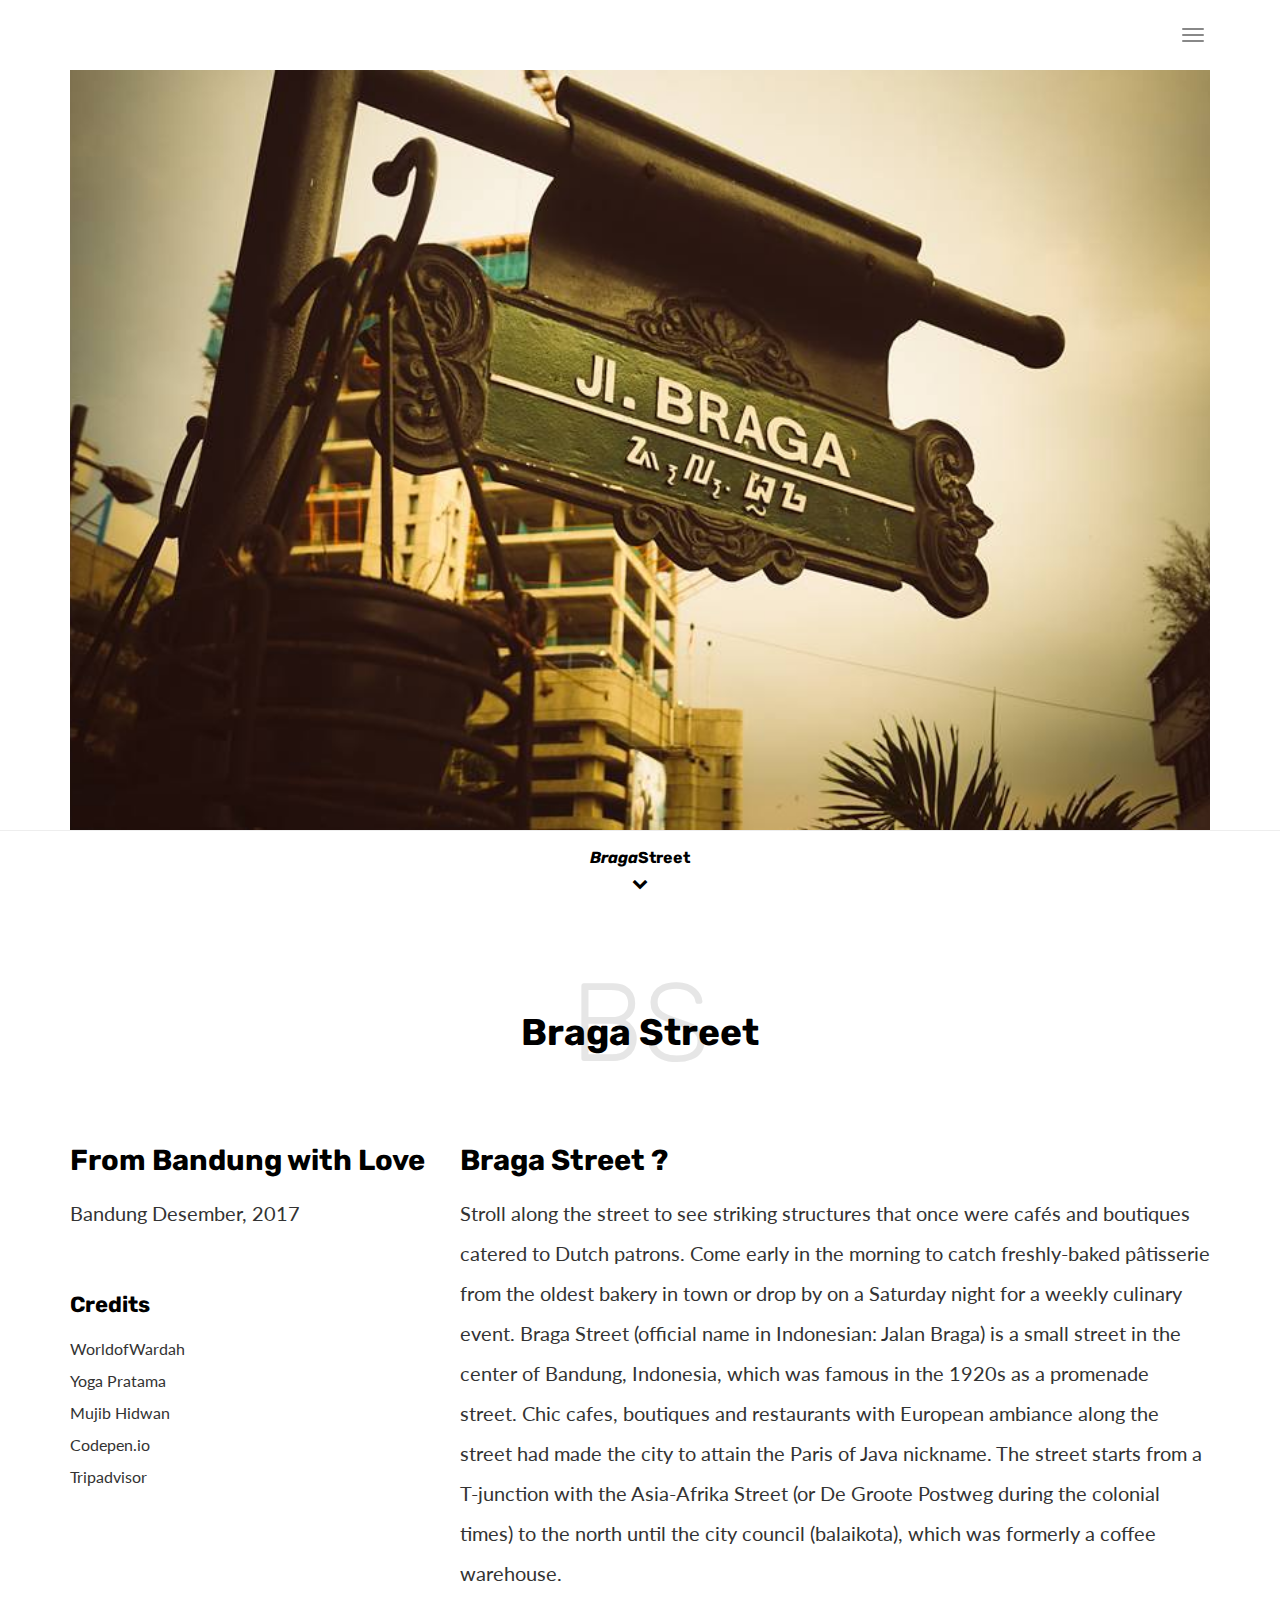
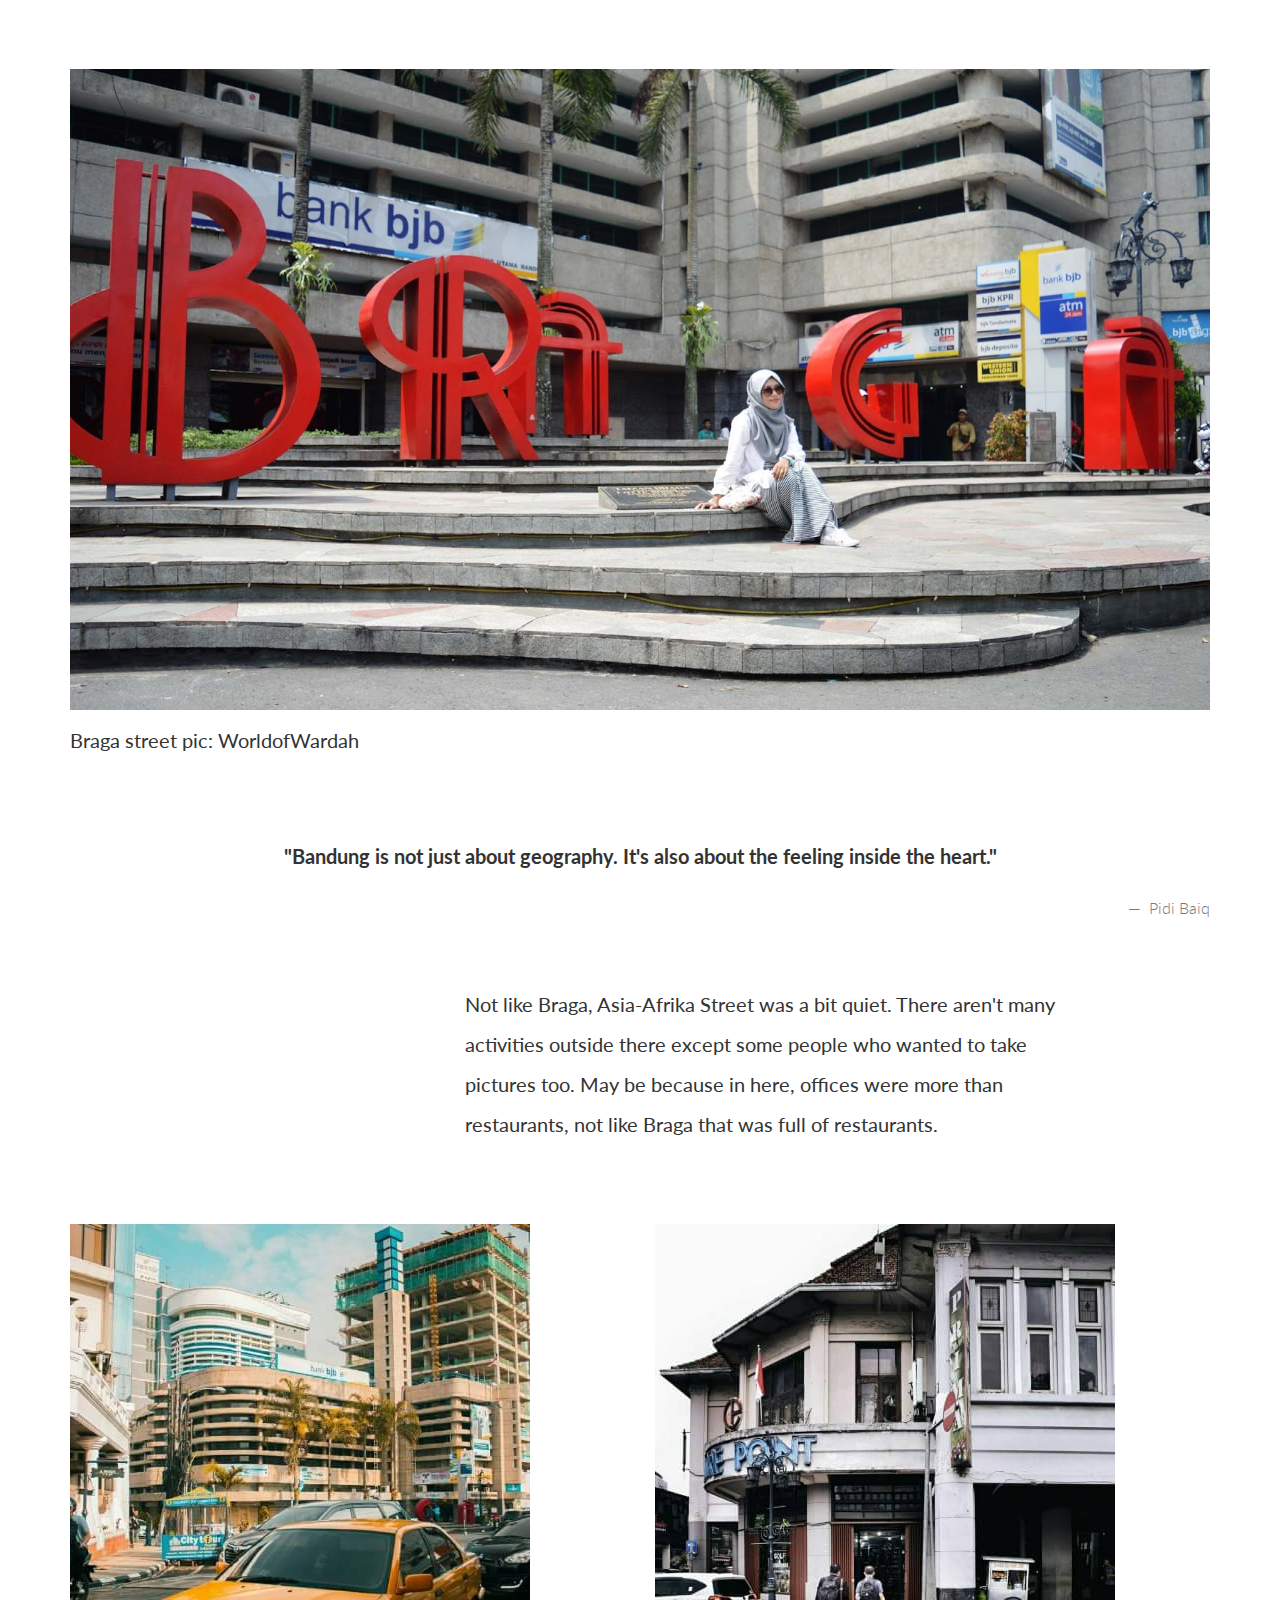
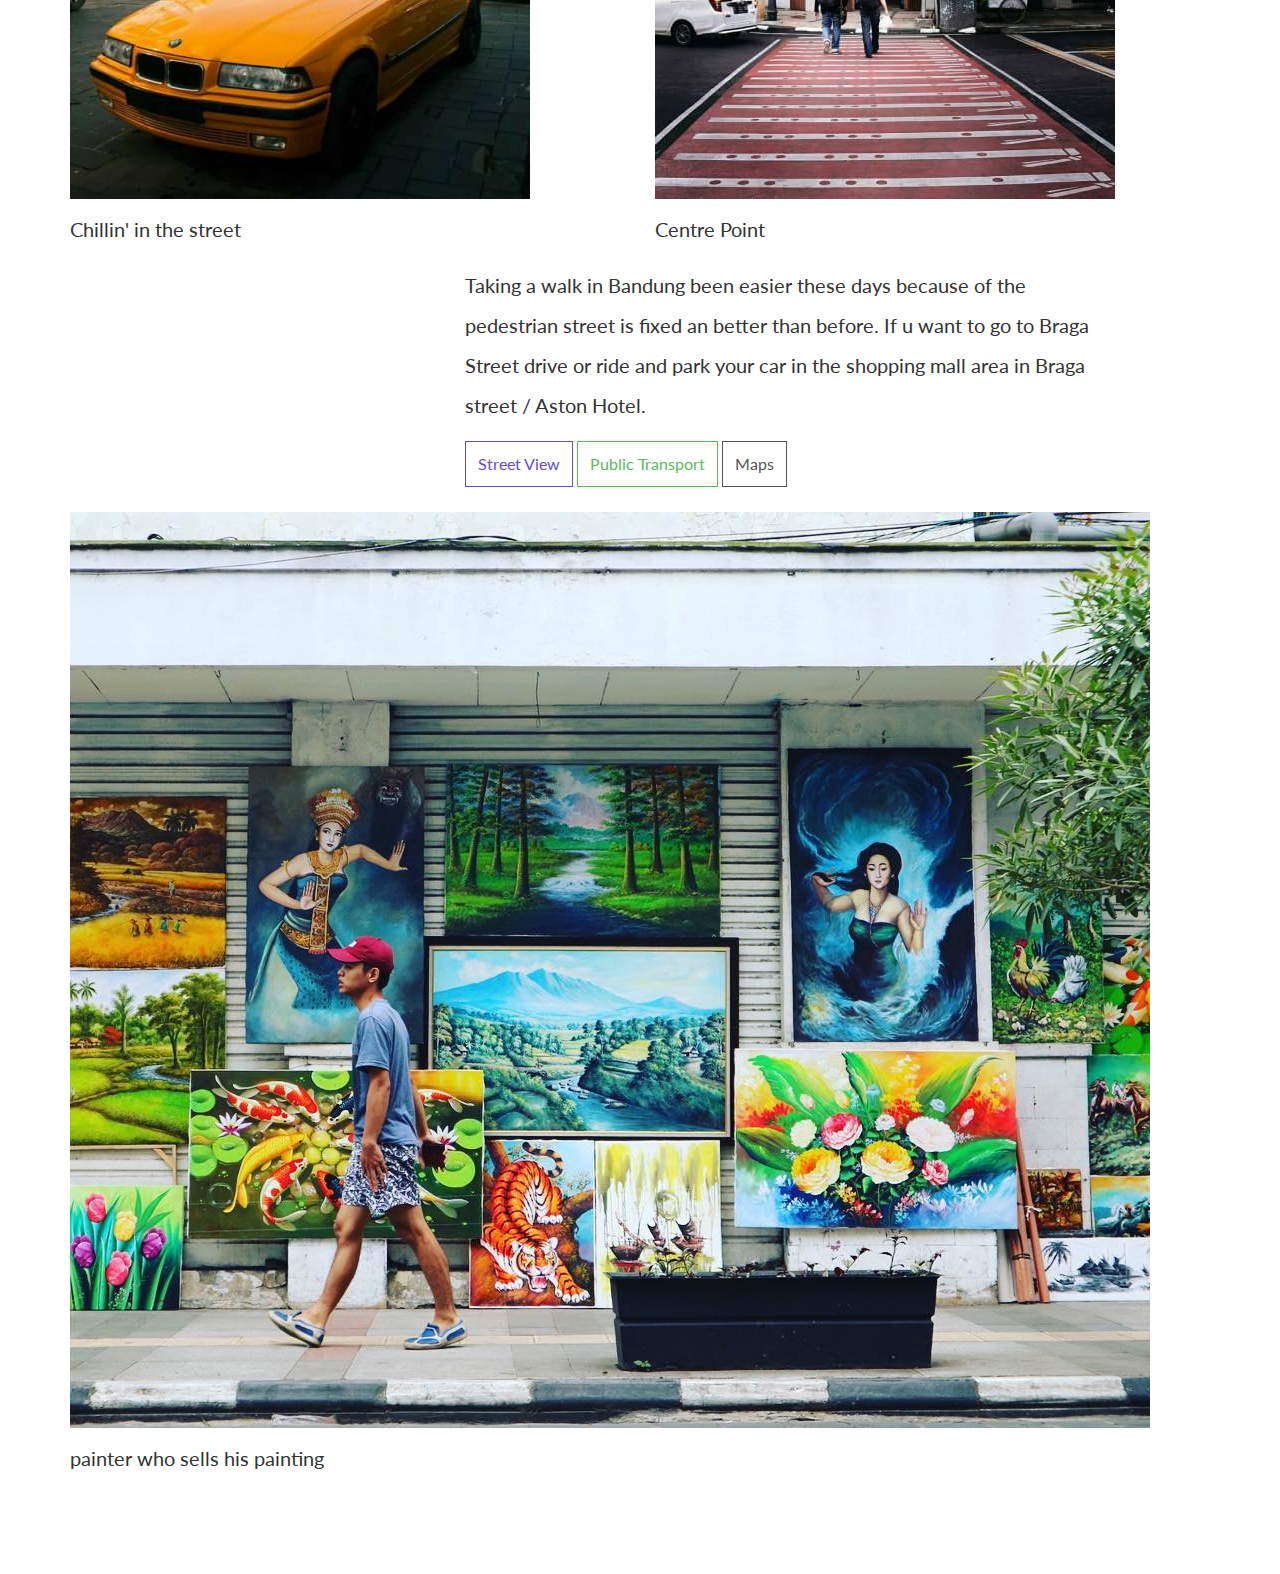
<file: content.html>
<!DOCTYPE html>
<html lang="en">

<head>
  <meta charset="UTF-8">
  <meta content="IE=edge" http-equiv="X-UA-Compatible">
  <meta content="width=device-width,initial-scale=1" name="viewport">


  <!-- Disable tap highlight on IE -->
  <meta name="msapplication-tap-highlight" content="no">

  <title>What is Braga Street</title>
  <!-- Favicon -->
  <link rel="shortcut icon" type="image/x-icon" href="favicon.ico">
  <link href='https://api.mapbox.com/mapbox-gl-js/v0.42.0/mapbox-gl.css' rel='stylesheet' />
  <link href="./assets/css/main.css" rel="stylesheet">
  <script src='https://api.mapbox.com/mapbox-gl-js/v0.42.0/mapbox-gl.js'></script>

</head>

<body>

  <!-- Add your content of header -->

  <header>
    <nav class="navbar navbar-fixed-top navbar-default">
      <div class="container">
        <button type="button" class="navbar-toggle">
           <span class="sr-only">Toggle navigation</span>
           <span class="icon-bar"></span>
           <span class="icon-bar"></span>
           <span class="icon-bar"></span>
         </button>

        <nav class="navbar-fullscreen" id="navbar-middle">
          <button type="button" class="close" aria-label="Close"><span aria-hidden="true">&times;</span></button>
          <ul class="navbar-fullscreen-links">
            <li><a href="./index.html" title="">Home</a></li>
            <li><a href="./content.html" title="">About Braga Street</a></li>
            <li><a href="./contact.html">Contact</a></li>
          </ul>

          <div class="footer-container">

            <p><small>© MITY</small></p>
            <p class="footer-share-icons">
              <a href="https://www.twitter.com/@OfficialIbnu23" class="fa-icon" title="">
                   <i class="fa fa-twitter" aria-hidden="true"></i>
               </a>
              <a href="https://www.instagram.com/ibnutriyuono" class="fa-icon" title="">
                   <i class="fa fa-instagram" aria-hidden="true"></i>
               </a>
              <a href="https://github.com/ibnutriyuono" class="fa-icon" title="">
                   <i class="fa fa-github" aria-hidden="true"></i>
               </a>
            </p>

          </div>


        </nav>

      </div>
    </nav>
  </header>



  <div class="hero-full-container background-image-container white-text-container" style="background-image:url('./assets/images/img-08.jpg')">
    <div class="container">
      <div class="row">
        <div class="col-xs-12">
          <div class="hero-full-wrapper">
            <div class="text-content  text-center">
            </div>
          </div>
        </div>
      </div>
    </div>
  </div>

  <div class="section-container">
    <div class="container">
      <div class="row">
        <div class="col-xs-12">
          <div class="text-center section-container-spacer">
            <h2 class="with-project-number"><span class="project-number">BS</span>Braga Street</h2>
          </div>
          <div class="row section-container-spacer">
            <div class="col-md-4">
              <div class="section-container-spacer">
                <h3>From Bandung with Love</h3>
                <p>Bandung Desember, 2017</p>
              </div>

              <h4>Credits</h4>

              <ul class="list-unstyled">
                <li><a href="http://worldofwardah.blogspot.co.id/2016/04/the-walks-on-bandungs-beautiful-street.html">WorldofWardah</a></li>
                <li><a href="https://www.instagram.com/p/BcLlOWhFLWW/?tagged=bragastreet">Yoga Pratama</a></li>
                <li><a href="https://www.instagram.com/mujibhidwan/">Mujib Hidwan</a></li>
                <li><a href="https://www.codepen.io">Codepen.io</a></li>
                <li><a href="https://www.tripadvisor.co.id/">Tripadvisor</a></li>
              </ul>

            </div>
            <div class="col-md-8">
              <h3> Braga Street ?</h3>
              <p>Stroll along the street to see striking structures that once were cafés and boutiques catered to Dutch patrons. Come early in the morning to catch freshly-baked pâtisserie from the oldest bakery in town or drop by on a Saturday night for
                a weekly culinary event. Braga Street (official name in Indonesian: Jalan Braga) is a small street in the center of Bandung, Indonesia, which was famous in the 1920s as a promenade street. Chic cafes, boutiques and restaurants with European
                ambiance along the street had made the city to attain the Paris of Java nickname. The street starts from a T-junction with the Asia-Afrika Street (or De Groote Postweg during the colonial times) to the north until the city council (balaikota),
                which was formerly a coffee warehouse.</p>
            </div>
          </div>


          <img src="./assets/images/img-03.jpg" alt="" class="img-responsive">
          <p>Braga street pic: <a href="http://worldofwardah.blogspot.co.id/2016/04/the-walks-on-bandungs-beautiful-street.html">WorldofWardah</a> </p>

          <blockquote class="text-center large-spacing">
            <p>"Bandung is not just about geography. It's also about the feeling inside the heart."</p>
            <small class="pull-right">Pidi Baiq</small>
          </blockquote>

          <div class="col-md-offset-4 col-md-7  ">
            <p>Not like Braga, Asia-Afrika Street was a bit quiet. There aren't many activities outside there except some people who wanted to take pictures too. May be because in here, offices were more than restaurants, not like Braga that was full of
              restaurants.
            </p>
            <br><br>
          </div>

          <div class="row">
            <div class="col-md-6">
              <img src="./assets/images/img-02.jpg" class="img-responsive" alt="">
              <p>Chillin' in the street</p>
            </div>
            <div class="col-md-6">
              <img src="./assets/images/img-01.jpg" class="img-responsive" alt="">
              <p>Centre Point</p>
            </div>
          </div>

          <div class="col-md-offset-4 col-md-7  ">
            <p>Taking a walk in Bandung been easier these days because of the pedestrian street is fixed an better than before. If u want to go to Braga Street drive or ride and park your car in the shopping mall area in Braga street / Aston Hotel.</p>
          </div>
          <div class="col-md-offset-4 col-md-7">
            <a href="https://www.instantstreetview.com/@-6.917975,107.60946,357.51h,4.58p,1z" target="_blank"><button class="btn btn-info">Street View</button></a>
            <a href="https://kiri.travel/" target="_blank"><button class="btn btn-success">Public Transport</button></a>
            <a href="/maps.html" target="_blank"><button class="btn btn-default">Maps</button></a>

          </div>

          <img src="./assets/images/img-04.jpg" class="img-responsive img-margin" alt="">
          <p>painter who sells his painting</p>

        </div>
      </div>

    </div>
  </div>
  <div class="navbar navbar-default navbar-fixed-bottom">
    <div class="container">
      <div class="row">
        <div class="col-xs-12 text-center">

          <p class="h5 navbar-text"><em>Braga</em>Street <i class="fa fa-chevron-down arrow-down" aria-hidden="true"></i></p>

        </div>
      </div>
    </div>
  </div>

  <script>
    document.addEventListener("DOMContentLoaded", function(event) {
      navbarToggleSidebar();
      closeMenuBeforeGoingToPage();
      navActivePage();
    });
  </script>

  <script type="text/javascript" src="./assets/js/main.js"></script>
</body>

</html>
</file>
<file: assets/css/main.css>
@import url(https://fonts.googleapis.com/css?family=Lato:300,700|Rubik:400,700);
@import url(https://maxcdn.bootstrapcdn.com/font-awesome/4.7.0/css/font-awesome.min.css);

html {
    font-family: sans-serif;
    -ms-text-size-adjust: 100%;
    -webkit-text-size-adjust: 100%
}

body {
    margin: 0
}

article,
aside,
details,
figcaption,
figure,
footer,
header,
hgroup,
main,
menu,
nav,
section,
summary {
    display: block
}

audio,
canvas,
progress,
video {
    display: inline-block;
    vertical-align: baseline
}

audio:not([controls]) {
    display: none;
    height: 0
}

[hidden],
template {
    display: none
}

a {
    background-color: transparent
}

a:active,
a:hover {
    outline: 0
}

abbr[title] {
    border-bottom: 1px dotted
}

b,
strong {
    font-weight: 700
}

dfn {
    font-style: italic
}

h1 {
    font-size: 2em;
    margin: .67em 0
}

mark {
    background: #ff0;
    color: #000
}

small {
    font-size: 80%
}

sub,
sup {
    font-size: 75%;
    line-height: 0;
    position: relative;
    vertical-align: baseline
}

sup {
    top: -.5em
}

sub {
    bottom: -.25em
}

img {
    border: 0
}

svg:not(:root) {
    overflow: hidden
}

figure {
    margin: 1em 40px
}

hr {
    box-sizing: content-box;
    height: 0
}

pre {
    overflow: auto
}

code,
kbd,
pre,
samp {
    font-family: monospace, monospace;
    font-size: 1em
}

button,
input,
optgroup,
select,
textarea {
    color: inherit;
    font: inherit;
    margin: 0
}

button {
    overflow: visible
}

button,
select {
    text-transform: none
}

button,
html input[type=button],
input[type=reset],
input[type=submit] {
    -webkit-appearance: button;
    cursor: pointer
}

button[disabled],
html input[disabled] {
    cursor: default
}

button::-moz-focus-inner,
input::-moz-focus-inner {
    border: 0;
    padding: 0
}

input {
    line-height: normal
}

input[type=checkbox],
input[type=radio] {
    box-sizing: border-box;
    padding: 0
}

input[type=number]::-webkit-inner-spin-button,
input[type=number]::-webkit-outer-spin-button {
    height: auto
}

input[type=search] {
    -webkit-appearance: textfield;
    box-sizing: content-box
}

input[type=search]::-webkit-search-cancel-button,
input[type=search]::-webkit-search-decoration {
    -webkit-appearance: none
}

fieldset {
    border: 1px solid silver;
    margin: 0 2px;
    padding: .35em .625em .75em
}

textarea {
    overflow: auto
}

optgroup {
    font-weight: 700
}

table {
    border-collapse: collapse;
    border-spacing: 0
}

td,
th {
    padding: 0
}


/*! Source: https://github.com/h5bp/html5-boilerplate/blob/master/src/css/main.css */

@media print {
    *,
    :after,
    :before {
        background: transparent!important;
        color: #000!important;
        box-shadow: none!important;
        text-shadow: none!important
    }
    a,
    a:visited {
        text-decoration: underline
    }
    a[href]:after {
        content: " (" attr(href) ")"
    }
    abbr[title]:after {
        content: " (" attr(title) ")"
    }
    a[href^="#"]:after,
    a[href^="javascript:"]:after {
        content: ""
    }
    blockquote,
    pre {
        border: 1px solid #999;
        page-break-inside: avoid
    }
    thead {
        display: table-header-group
    }
    img,
    tr {
        page-break-inside: avoid
    }
    img {
        max-width: 100%!important
    }
    h2,
    h3,
    p {
        orphans: 3;
        widows: 3
    }
    h2,
    h3 {
        page-break-after: avoid
    }
    .navbar {
        display: none
    }
    .btn>.caret,
    .dropup>.btn>.caret {
        border-top-color: #000!important
    }
    .label {
        border: 1px solid #000
    }
    .table {
        border-collapse: collapse!important
    }
    .table td,
    .table th {
        background-color: #fff!important
    }
    .table-bordered td,
    .table-bordered th {
        border: 1px solid #ddd!important
    }
}

*,
:after,
:before {
    -webkit-box-sizing: border-box;
    -moz-box-sizing: border-box;
    box-sizing: border-box
}

html {
    font-size: 10px;
    -webkit-tap-highlight-color: transparent
}

p{
  font-size: 20px; 
}

body {
    font-family: Lato, Helvetica, Arial, sans-serif;
    font-size: 16px;
    line-height: 2;
    color: #333;
    background-color: #fff
}

button,
input,
select,
textarea {
    font-family: inherit;
    font-size: inherit;
    line-height: inherit
}

a {
    color: #333;
    text-decoration: none
}

a:focus,
a:hover {
    color: #0d0d0d;
    text-decoration: underline
}

a:focus {
    outline: 5px auto -webkit-focus-ring-color;
    outline-offset: -2px
}

figure {
    margin: 0
}

img {
    vertical-align: middle
}

.img-responsive {
    display: block;
    max-width: 100%;
    height: auto
}

.img-rounded {
    border-radius: 0
}

.img-thumbnail {
    padding: 4px;
    line-height: 2;
    background-color: #fff;
    border: 1px solid #ddd;
    border-radius: 0;
    -webkit-transition: all .2s ease-in-out;
    -o-transition: all .2s ease-in-out;
    transition: all .2s ease-in-out;
    display: inline-block;
    max-width: 100%;
    height: auto
}

.img-circle {
    border-radius: 50%
}

hr {
    margin-top: 32px;
    margin-bottom: 32px;
    border: 0;
    border-top: 1px solid #eee
}

.sr-only {
    position: absolute;
    width: 1px;
    height: 1px;
    margin: -1px;
    padding: 0;
    overflow: hidden;
    clip: rect(0, 0, 0, 0);
    border: 0
}

.sr-only-focusable:active,
.sr-only-focusable:focus {
    position: static;
    width: auto;
    height: auto;
    margin: 0;
    overflow: visible;
    clip: auto
}

[role=button] {
    cursor: pointer
}

.h1,
.h2,
.h3,
.h4,
.h5,
.h6,
h1,
h2,
h3,
h4,
h5,
h6 {
    font-family: Rubik, Helvetica, Arial, sans-serif;
    font-weight: 700;
    line-height: 1.1;
    color: #000
}

.h1 .small,
.h1 small,
.h2 .small,
.h2 small,
.h3 .small,
.h3 small,
.h4 .small,
.h4 small,
.h5 .small,
.h5 small,
.h6 .small,
.h6 small,
h1 .small,
h1 small,
h2 .small,
h2 small,
h3 .small,
h3 small,
h4 .small,
h4 small,
h5 .small,
h5 small,
h6 .small,
h6 small {
    font-weight: 400;
    line-height: 1;
    color: #777
}

.h1,
.h2,
.h3,
h1,
h2,
h3 {
    margin-top: 32px;
    margin-bottom: 16px
}

.h1 .small,
.h1 small,
.h2 .small,
.h2 small,
.h3 .small,
.h3 small,
h1 .small,
h1 small,
h2 .small,
h2 small,
h3 .small,
h3 small {
    font-size: 65%
}

.h4,
.h5,
.h6,
h4,
h5,
h6 {
    margin-top: 16px;
    margin-bottom: 16px
}

.h4 .small,
.h4 small,
.h5 .small,
.h5 small,
.h6 .small,
.h6 small,
h4 .small,
h4 small,
h5 .small,
h5 small,
h6 .small,
h6 small {
    font-size: 75%
}

.h1,
h1 {
    font-size: 50px
}

.h2,
h2 {
    font-size: 37px
}

.h3,
h3 {
    font-size: 29px
}

.h4,
h4 {
    font-size: 22px
}

.h5,
h5 {
    font-size: 16px
}

.h6,
h6 {
    font-size: 14px
}

p {
    margin: 0 0 16px
}

.lead {
    margin-bottom: 32px;
    font-size: 18px;
    font-weight: 300;
    line-height: 1.4
}

@media (min-width:768px) {
    .lead {
        font-size: 24px
    }
}

.small,
small {
    font-size: 87%
}

.mark,
mark {
    background-color: #fcf8e3;
    padding: .2em
}

.text-left {
    text-align: left
}

.text-right {
    text-align: right
}

.text-center {
    text-align: center
}

.text-justify {
    text-align: justify
}

.text-nowrap {
    white-space: nowrap
}

.text-lowercase {
    text-transform: lowercase
}

.initialism,
.text-uppercase {
    text-transform: uppercase
}

.text-capitalize {
    text-transform: capitalize
}

.text-muted {
    color: #777
}

.text-primary {
    color: #333
}

a.text-primary:focus,
a.text-primary:hover {
    color: #1a1a1a
}

.text-success {
    color: #fff
}

a.text-success:focus,
a.text-success:hover {
    color: #e6e6e6
}

.text-info {
    color: #31708f
}

a.text-info:focus,
a.text-info:hover {
    color: #245269
}

.text-warning {
    color: #8a6d3b
}

a.text-warning:focus,
a.text-warning:hover {
    color: #66512c
}

.text-danger {
    color: #fff
}

a.text-danger:focus,
a.text-danger:hover {
    color: #e6e6e6
}

.img-margin{
  padding-top: 25px;
}

.bg-primary {
    color: #fff;
    background-color: #333
}

a.bg-primary:focus,
a.bg-primary:hover {
    background-color: #1a1a1a
}

.bg-success {
    background-color: #684ad7
}

a.bg-success:focus,
a.bg-success:hover {
    background-color: #4b2bc3
}

.bg-info {
    background-color: #d9edf7
}

a.bg-info:focus,
a.bg-info:hover {
    background-color: #afd9ee
}

.bg-warning {
    background-color: #fcf8e3
}

a.bg-warning:focus,
a.bg-warning:hover {
    background-color: #f7ecb5
}

.bg-danger {
    background-color: #d9534f
}

a.bg-danger:focus,
a.bg-danger:hover {
    background-color: #c9302c
}

.page-header {
    padding-bottom: 15px;
    margin: 64px 0 32px;
    border-bottom: 1px solid #eee
}

ol,
ul {
    margin-top: 0;
    margin-bottom: 16px
}

ol ol,
ol ul,
ul ol,
ul ul {
    margin-bottom: 0
}

.list-inline,
.list-unstyled {
    padding-left: 0;
    list-style: none
}

.list-inline {
    margin-left: -5px
}

.list-inline>li {
    display: inline-block;
    padding-left: 5px;
    padding-right: 5px
}

dl {
    margin-top: 0;
    margin-bottom: 32px
}

dd,
dt {
    line-height: 2
}

dt {
    font-weight: 700
}

dd {
    margin-left: 0
}

.dl-horizontal dd:after,
.dl-horizontal dd:before {
    content: " ";
    display: table
}

.dl-horizontal dd:after {
    clear: both
}

@media (min-width:768px) {
    .dl-horizontal dt {
        float: left;
        width: 160px;
        clear: left;
        text-align: right;
        overflow: hidden;
        text-overflow: ellipsis;
        white-space: nowrap
    }
    .dl-horizontal dd {
        margin-left: 180px
    }
}

abbr[data-original-title],
abbr[title] {
    cursor: help;
    border-bottom: 1px dotted #777
}

.initialism {
    font-size: 90%
}

blockquote {
    padding: 16px 32px;
    margin: 0 0 32px;
    font-size: 20px;
    border-left: 5px solid #eee
}

blockquote ol:last-child,
blockquote p:last-child,
blockquote ul:last-child {
    margin-bottom: 0
}

blockquote .small,
blockquote footer,
blockquote small {
    display: block;
    font-size: 80%;
    line-height: 2;
    color: #777
}

blockquote .small:before,
blockquote footer:before,
blockquote small:before {
    content: "\2014   \A0"
}

.blockquote-reverse,
blockquote.pull-right {
    padding-right: 15px;
    padding-left: 0;
    border-right: 5px solid #eee;
    border-left: 0;
    text-align: right
}

.blockquote-reverse .small:before,
.blockquote-reverse footer:before,
.blockquote-reverse small:before,
blockquote.pull-right .small:before,
blockquote.pull-right footer:before,
blockquote.pull-right small:before {
    content: ""
}

.blockquote-reverse .small:after,
.blockquote-reverse footer:after,
.blockquote-reverse small:after,
blockquote.pull-right .small:after,
blockquote.pull-right footer:after,
blockquote.pull-right small:after {
    content: "\A0   \2014"
}

address {
    margin-bottom: 32px;
    font-style: normal;
    line-height: 2
}

code,
kbd,
pre,
samp {
    font-family: Menlo, Monaco, Consolas, Courier New, monospace
}

code {
    color: #c7254e;
    background-color: #f9f2f4
}

code,
kbd {
    padding: 2px 4px;
    font-size: 90%;
    border-radius: 0
}

kbd {
    color: #fff;
    background-color: #333;
    box-shadow: inset 0 -1px 0 rgba(0, 0, 0, .25)
}

kbd kbd {
    padding: 0;
    font-size: 100%;
    font-weight: 700;
    box-shadow: none
}

pre {
    display: block;
    padding: 15.5px;
    margin: 0 0 16px;
    font-size: 15px;
    line-height: 2;
    word-break: break-all;
    word-wrap: break-word;
    color: #333;
    background-color: #f5f5f5;
    border: 1px solid #ccc;
    border-radius: 0
}

pre code {
    padding: 0;
    font-size: inherit;
    color: inherit;
    white-space: pre-wrap;
    background-color: transparent;
    border-radius: 0
}

.pre-scrollable {
    max-height: 340px;
    overflow-y: scroll
}

.container {
    margin-right: auto;
    margin-left: auto;
    padding-left: 15px;
    padding-right: 15px
}

.container:after,
.container:before {
    content: " ";
    display: table
}

.container:after {
    clear: both
}

@media (min-width:768px) {
    .container {
        width: 750px
    }
}

@media (min-width:992px) {
    .container {
        width: 970px
    }
}

@media (min-width:1200px) {
    .container {
        width: 1170px
    }
}

.container-fluid {
    margin-right: auto;
    margin-left: auto;
    padding-left: 15px;
    padding-right: 15px
}

.container-fluid:after,
.container-fluid:before {
    content: " ";
    display: table
}

.container-fluid:after {
    clear: both
}

.row {
    margin-left: -15px;
    margin-right: -15px
}

.row:after,
.row:before {
    content: " ";
    display: table
}

.row:after {
    clear: both
}

.col-lg-1,
.col-lg-2,
.col-lg-3,
.col-lg-4,
.col-lg-5,
.col-lg-6,
.col-lg-7,
.col-lg-8,
.col-lg-9,
.col-lg-10,
.col-lg-11,
.col-lg-12,
.col-md-1,
.col-md-2,
.col-md-3,
.col-md-4,
.col-md-5,
.col-md-6,
.col-md-7,
.col-md-8,
.col-md-9,
.col-md-10,
.col-md-11,
.col-md-12,
.col-sm-1,
.col-sm-2,
.col-sm-3,
.col-sm-4,
.col-sm-5,
.col-sm-6,
.col-sm-7,
.col-sm-8,
.col-sm-9,
.col-sm-10,
.col-sm-11,
.col-sm-12,
.col-xs-1,
.col-xs-2,
.col-xs-3,
.col-xs-4,
.col-xs-5,
.col-xs-6,
.col-xs-7,
.col-xs-8,
.col-xs-9,
.col-xs-10,
.col-xs-11,
.col-xs-12 {
    position: relative;
    min-height: 1px;
    padding-left: 15px;
    padding-right: 15px
}

.col-xs-1,
.col-xs-2,
.col-xs-3,
.col-xs-4,
.col-xs-5,
.col-xs-6,
.col-xs-7,
.col-xs-8,
.col-xs-9,
.col-xs-10,
.col-xs-11,
.col-xs-12 {
    float: left
}

.col-xs-1 {
    width: 8.33333%
}

.col-xs-2 {
    width: 16.66667%
}

.col-xs-3 {
    width: 25%
}

.col-xs-4 {
    width: 33.33333%
}

.col-xs-5 {
    width: 41.66667%
}

.col-xs-6 {
    width: 50%
}

.col-xs-7 {
    width: 58.33333%
}

.col-xs-8 {
    width: 66.66667%
}

.col-xs-9 {
    width: 75%
}

.col-xs-10 {
    width: 83.33333%
}

.col-xs-11 {
    width: 91.66667%
}

.col-xs-12 {
    width: 100%
}

.col-xs-pull-0 {
    right: auto
}

.col-xs-pull-1 {
    right: 8.33333%
}

.col-xs-pull-2 {
    right: 16.66667%
}

.col-xs-pull-3 {
    right: 25%
}

.col-xs-pull-4 {
    right: 33.33333%
}

.col-xs-pull-5 {
    right: 41.66667%
}

.col-xs-pull-6 {
    right: 50%
}

.col-xs-pull-7 {
    right: 58.33333%
}

.col-xs-pull-8 {
    right: 66.66667%
}

.col-xs-pull-9 {
    right: 75%
}

.col-xs-pull-10 {
    right: 83.33333%
}

.col-xs-pull-11 {
    right: 91.66667%
}

.col-xs-pull-12 {
    right: 100%
}

.col-xs-push-0 {
    left: auto
}

.col-xs-push-1 {
    left: 8.33333%
}

.col-xs-push-2 {
    left: 16.66667%
}

.col-xs-push-3 {
    left: 25%
}

.col-xs-push-4 {
    left: 33.33333%
}

.col-xs-push-5 {
    left: 41.66667%
}

.col-xs-push-6 {
    left: 50%
}

.col-xs-push-7 {
    left: 58.33333%
}

.col-xs-push-8 {
    left: 66.66667%
}

.col-xs-push-9 {
    left: 75%
}

.col-xs-push-10 {
    left: 83.33333%
}

.col-xs-push-11 {
    left: 91.66667%
}

.col-xs-push-12 {
    left: 100%
}

.col-xs-offset-0 {
    margin-left: 0
}

.col-xs-offset-1 {
    margin-left: 8.33333%
}

.col-xs-offset-2 {
    margin-left: 16.66667%
}

.col-xs-offset-3 {
    margin-left: 25%
}

.col-xs-offset-4 {
    margin-left: 33.33333%
}

.col-xs-offset-5 {
    margin-left: 41.66667%
}

.col-xs-offset-6 {
    margin-left: 50%
}

.col-xs-offset-7 {
    margin-left: 58.33333%
}

.col-xs-offset-8 {
    margin-left: 66.66667%
}

.col-xs-offset-9 {
    margin-left: 75%
}

.col-xs-offset-10 {
    margin-left: 83.33333%
}

.col-xs-offset-11 {
    margin-left: 91.66667%
}

.col-xs-offset-12 {
    margin-left: 100%
}

@media (min-width:768px) {
    .col-sm-1,
    .col-sm-2,
    .col-sm-3,
    .col-sm-4,
    .col-sm-5,
    .col-sm-6,
    .col-sm-7,
    .col-sm-8,
    .col-sm-9,
    .col-sm-10,
    .col-sm-11,
    .col-sm-12 {
        float: left
    }
    .col-sm-1 {
        width: 8.33333%
    }
    .col-sm-2 {
        width: 16.66667%
    }
    .col-sm-3 {
        width: 25%
    }
    .col-sm-4 {
        width: 33.33333%
    }
    .col-sm-5 {
        width: 41.66667%
    }
    .col-sm-6 {
        width: 50%
    }
    .col-sm-7 {
        width: 58.33333%
    }
    .col-sm-8 {
        width: 66.66667%
    }
    .col-sm-9 {
        width: 75%
    }
    .col-sm-10 {
        width: 83.33333%
    }
    .col-sm-11 {
        width: 91.66667%
    }
    .col-sm-12 {
        width: 100%
    }
    .col-sm-pull-0 {
        right: auto
    }
    .col-sm-pull-1 {
        right: 8.33333%
    }
    .col-sm-pull-2 {
        right: 16.66667%
    }
    .col-sm-pull-3 {
        right: 25%
    }
    .col-sm-pull-4 {
        right: 33.33333%
    }
    .col-sm-pull-5 {
        right: 41.66667%
    }
    .col-sm-pull-6 {
        right: 50%
    }
    .col-sm-pull-7 {
        right: 58.33333%
    }
    .col-sm-pull-8 {
        right: 66.66667%
    }
    .col-sm-pull-9 {
        right: 75%
    }
    .col-sm-pull-10 {
        right: 83.33333%
    }
    .col-sm-pull-11 {
        right: 91.66667%
    }
    .col-sm-pull-12 {
        right: 100%
    }
    .col-sm-push-0 {
        left: auto
    }
    .col-sm-push-1 {
        left: 8.33333%
    }
    .col-sm-push-2 {
        left: 16.66667%
    }
    .col-sm-push-3 {
        left: 25%
    }
    .col-sm-push-4 {
        left: 33.33333%
    }
    .col-sm-push-5 {
        left: 41.66667%
    }
    .col-sm-push-6 {
        left: 50%
    }
    .col-sm-push-7 {
        left: 58.33333%
    }
    .col-sm-push-8 {
        left: 66.66667%
    }
    .col-sm-push-9 {
        left: 75%
    }
    .col-sm-push-10 {
        left: 83.33333%
    }
    .col-sm-push-11 {
        left: 91.66667%
    }
    .col-sm-push-12 {
        left: 100%
    }
    .col-sm-offset-0 {
        margin-left: 0
    }
    .col-sm-offset-1 {
        margin-left: 8.33333%
    }
    .col-sm-offset-2 {
        margin-left: 16.66667%
    }
    .col-sm-offset-3 {
        margin-left: 25%
    }
    .col-sm-offset-4 {
        margin-left: 33.33333%
    }
    .col-sm-offset-5 {
        margin-left: 41.66667%
    }
    .col-sm-offset-6 {
        margin-left: 50%
    }
    .col-sm-offset-7 {
        margin-left: 58.33333%
    }
    .col-sm-offset-8 {
        margin-left: 66.66667%
    }
    .col-sm-offset-9 {
        margin-left: 75%
    }
    .col-sm-offset-10 {
        margin-left: 83.33333%
    }
    .col-sm-offset-11 {
        margin-left: 91.66667%
    }
    .col-sm-offset-12 {
        margin-left: 100%
    }
}

@media (min-width:992px) {
    .col-md-1,
    .col-md-2,
    .col-md-3,
    .col-md-4,
    .col-md-5,
    .col-md-6,
    .col-md-7,
    .col-md-8,
    .col-md-9,
    .col-md-10,
    .col-md-11,
    .col-md-12 {
        float: left
    }
    .col-md-1 {
        width: 8.33333%
    }
    .col-md-2 {
        width: 16.66667%
    }
    .col-md-3 {
        width: 25%
    }
    .col-md-4 {
        width: 33.33333%
    }
    .col-md-5 {
        width: 41.66667%
    }
    .col-md-6 {
        width: 50%
    }
    .col-md-7 {
        width: 58.33333%
    }
    .col-md-8 {
        width: 66.66667%
    }
    .col-md-9 {
        width: 75%
    }
    .col-md-10 {
        width: 83.33333%
    }
    .col-md-11 {
        width: 91.66667%
    }
    .col-md-12 {
        width: 100%
    }
    .col-md-pull-0 {
        right: auto
    }
    .col-md-pull-1 {
        right: 8.33333%
    }
    .col-md-pull-2 {
        right: 16.66667%
    }
    .col-md-pull-3 {
        right: 25%
    }
    .col-md-pull-4 {
        right: 33.33333%
    }
    .col-md-pull-5 {
        right: 41.66667%
    }
    .col-md-pull-6 {
        right: 50%
    }
    .col-md-pull-7 {
        right: 58.33333%
    }
    .col-md-pull-8 {
        right: 66.66667%
    }
    .col-md-pull-9 {
        right: 75%
    }
    .col-md-pull-10 {
        right: 83.33333%
    }
    .col-md-pull-11 {
        right: 91.66667%
    }
    .col-md-pull-12 {
        right: 100%
    }
    .col-md-push-0 {
        left: auto
    }
    .col-md-push-1 {
        left: 8.33333%
    }
    .col-md-push-2 {
        left: 16.66667%
    }
    .col-md-push-3 {
        left: 25%
    }
    .col-md-push-4 {
        left: 33.33333%
    }
    .col-md-push-5 {
        left: 41.66667%
    }
    .col-md-push-6 {
        left: 50%
    }
    .col-md-push-7 {
        left: 58.33333%
    }
    .col-md-push-8 {
        left: 66.66667%
    }
    .col-md-push-9 {
        left: 75%
    }
    .col-md-push-10 {
        left: 83.33333%
    }
    .col-md-push-11 {
        left: 91.66667%
    }
    .col-md-push-12 {
        left: 100%
    }
    .col-md-offset-0 {
        margin-left: 0
    }
    .col-md-offset-1 {
        margin-left: 8.33333%
    }
    .col-md-offset-2 {
        margin-left: 16.66667%
    }
    .col-md-offset-3 {
        margin-left: 25%
    }
    .col-md-offset-4 {
        margin-left: 33.33333%
    }
    .col-md-offset-5 {
        margin-left: 41.66667%
    }
    .col-md-offset-6 {
        margin-left: 50%
    }
    .col-md-offset-7 {
        margin-left: 58.33333%
    }
    .col-md-offset-8 {
        margin-left: 66.66667%
    }
    .col-md-offset-9 {
        margin-left: 75%
    }
    .col-md-offset-10 {
        margin-left: 83.33333%
    }
    .col-md-offset-11 {
        margin-left: 91.66667%
    }
    .col-md-offset-12 {
        margin-left: 100%
    }
}

@media (min-width:1200px) {
    .col-lg-1,
    .col-lg-2,
    .col-lg-3,
    .col-lg-4,
    .col-lg-5,
    .col-lg-6,
    .col-lg-7,
    .col-lg-8,
    .col-lg-9,
    .col-lg-10,
    .col-lg-11,
    .col-lg-12 {
        float: left
    }
    .col-lg-1 {
        width: 8.33333%
    }
    .col-lg-2 {
        width: 16.66667%
    }
    .col-lg-3 {
        width: 25%
    }
    .col-lg-4 {
        width: 33.33333%
    }
    .col-lg-5 {
        width: 41.66667%
    }
    .col-lg-6 {
        width: 50%
    }
    .col-lg-7 {
        width: 58.33333%
    }
    .col-lg-8 {
        width: 66.66667%
    }
    .col-lg-9 {
        width: 75%
    }
    .col-lg-10 {
        width: 83.33333%
    }
    .col-lg-11 {
        width: 91.66667%
    }
    .col-lg-12 {
        width: 100%
    }
    .col-lg-pull-0 {
        right: auto
    }
    .col-lg-pull-1 {
        right: 8.33333%
    }
    .col-lg-pull-2 {
        right: 16.66667%
    }
    .col-lg-pull-3 {
        right: 25%
    }
    .col-lg-pull-4 {
        right: 33.33333%
    }
    .col-lg-pull-5 {
        right: 41.66667%
    }
    .col-lg-pull-6 {
        right: 50%
    }
    .col-lg-pull-7 {
        right: 58.33333%
    }
    .col-lg-pull-8 {
        right: 66.66667%
    }
    .col-lg-pull-9 {
        right: 75%
    }
    .col-lg-pull-10 {
        right: 83.33333%
    }
    .col-lg-pull-11 {
        right: 91.66667%
    }
    .col-lg-pull-12 {
        right: 100%
    }
    .col-lg-push-0 {
        left: auto
    }
    .col-lg-push-1 {
        left: 8.33333%
    }
    .col-lg-push-2 {
        left: 16.66667%
    }
    .col-lg-push-3 {
        left: 25%
    }
    .col-lg-push-4 {
        left: 33.33333%
    }
    .col-lg-push-5 {
        left: 41.66667%
    }
    .col-lg-push-6 {
        left: 50%
    }
    .col-lg-push-7 {
        left: 58.33333%
    }
    .col-lg-push-8 {
        left: 66.66667%
    }
    .col-lg-push-9 {
        left: 75%
    }
    .col-lg-push-10 {
        left: 83.33333%
    }
    .col-lg-push-11 {
        left: 91.66667%
    }
    .col-lg-push-12 {
        left: 100%
    }
    .col-lg-offset-0 {
        margin-left: 0
    }
    .col-lg-offset-1 {
        margin-left: 8.33333%
    }
    .col-lg-offset-2 {
        margin-left: 16.66667%
    }
    .col-lg-offset-3 {
        margin-left: 25%
    }
    .col-lg-offset-4 {
        margin-left: 33.33333%
    }
    .col-lg-offset-5 {
        margin-left: 41.66667%
    }
    .col-lg-offset-6 {
        margin-left: 50%
    }
    .col-lg-offset-7 {
        margin-left: 58.33333%
    }
    .col-lg-offset-8 {
        margin-left: 66.66667%
    }
    .col-lg-offset-9 {
        margin-left: 75%
    }
    .col-lg-offset-10 {
        margin-left: 83.33333%
    }
    .col-lg-offset-11 {
        margin-left: 91.66667%
    }
    .col-lg-offset-12 {
        margin-left: 100%
    }
}

table {
    background-color: transparent
}

caption {
    padding-top: 8px;
    padding-bottom: 8px;
    color: #777
}

caption,
th {
    text-align: left
}

.table {
    width: 100%;
    max-width: 100%;
    margin-bottom: 32px
}

.table>tbody>tr>td,
.table>tbody>tr>th,
.table>tfoot>tr>td,
.table>tfoot>tr>th,
.table>thead>tr>td,
.table>thead>tr>th {
    padding: 8px;
    line-height: 2;
    vertical-align: top;
    border-top: 1px solid #ddd
}

.table>thead>tr>th {
    vertical-align: bottom;
    border-bottom: 2px solid #ddd
}

.table>caption+thead>tr:first-child>td,
.table>caption+thead>tr:first-child>th,
.table>colgroup+thead>tr:first-child>td,
.table>colgroup+thead>tr:first-child>th,
.table>thead:first-child>tr:first-child>td,
.table>thead:first-child>tr:first-child>th {
    border-top: 0
}

.table>tbody+tbody {
    border-top: 2px solid #ddd
}

.table .table {
    background-color: #fff
}

.table-condensed>tbody>tr>td,
.table-condensed>tbody>tr>th,
.table-condensed>tfoot>tr>td,
.table-condensed>tfoot>tr>th,
.table-condensed>thead>tr>td,
.table-condensed>thead>tr>th {
    padding: 5px
}

.table-bordered,
.table-bordered>tbody>tr>td,
.table-bordered>tbody>tr>th,
.table-bordered>tfoot>tr>td,
.table-bordered>tfoot>tr>th,
.table-bordered>thead>tr>td,
.table-bordered>thead>tr>th {
    border: 1px solid #ddd
}

.table-bordered>thead>tr>td,
.table-bordered>thead>tr>th {
    border-bottom-width: 2px
}

.table-striped>tbody>tr:nth-of-type(odd) {
    background-color: #f9f9f9
}

.table-hover>tbody>tr:hover {
    background-color: #f5f5f5
}

table col[class*=col-] {
    position: static;
    float: none;
    display: table-column
}

table td[class*=col-],
table th[class*=col-] {
    position: static;
    float: none;
    display: table-cell
}

.table>tbody>tr.active>td,
.table>tbody>tr.active>th,
.table>tbody>tr>td.active,
.table>tbody>tr>th.active,
.table>tfoot>tr.active>td,
.table>tfoot>tr.active>th,
.table>tfoot>tr>td.active,
.table>tfoot>tr>th.active,
.table>thead>tr.active>td,
.table>thead>tr.active>th,
.table>thead>tr>td.active,
.table>thead>tr>th.active {
    background-color: #f5f5f5
}

.table-hover>tbody>tr.active:hover>td,
.table-hover>tbody>tr.active:hover>th,
.table-hover>tbody>tr:hover>.active,
.table-hover>tbody>tr>td.active:hover,
.table-hover>tbody>tr>th.active:hover {
    background-color: #e8e8e8
}

.table>tbody>tr.success>td,
.table>tbody>tr.success>th,
.table>tbody>tr>td.success,
.table>tbody>tr>th.success,
.table>tfoot>tr.success>td,
.table>tfoot>tr.success>th,
.table>tfoot>tr>td.success,
.table>tfoot>tr>th.success,
.table>thead>tr.success>td,
.table>thead>tr.success>th,
.table>thead>tr>td.success,
.table>thead>tr>th.success {
    background-color: #684ad7
}

.table-hover>tbody>tr.success:hover>td,
.table-hover>tbody>tr.success:hover>th,
.table-hover>tbody>tr:hover>.success,
.table-hover>tbody>tr>td.success:hover,
.table-hover>tbody>tr>th.success:hover {
    background-color: #5735d2
}

.table>tbody>tr.info>td,
.table>tbody>tr.info>th,
.table>tbody>tr>td.info,
.table>tbody>tr>th.info,
.table>tfoot>tr.info>td,
.table>tfoot>tr.info>th,
.table>tfoot>tr>td.info,
.table>tfoot>tr>th.info,
.table>thead>tr.info>td,
.table>thead>tr.info>th,
.table>thead>tr>td.info,
.table>thead>tr>th.info {
    background-color: #d9edf7
}

.table-hover>tbody>tr.info:hover>td,
.table-hover>tbody>tr.info:hover>th,
.table-hover>tbody>tr:hover>.info,
.table-hover>tbody>tr>td.info:hover,
.table-hover>tbody>tr>th.info:hover {
    background-color: #c4e3f3
}

.table>tbody>tr.warning>td,
.table>tbody>tr.warning>th,
.table>tbody>tr>td.warning,
.table>tbody>tr>th.warning,
.table>tfoot>tr.warning>td,
.table>tfoot>tr.warning>th,
.table>tfoot>tr>td.warning,
.table>tfoot>tr>th.warning,
.table>thead>tr.warning>td,
.table>thead>tr.warning>th,
.table>thead>tr>td.warning,
.table>thead>tr>th.warning {
    background-color: #fcf8e3
}

.table-hover>tbody>tr.warning:hover>td,
.table-hover>tbody>tr.warning:hover>th,
.table-hover>tbody>tr:hover>.warning,
.table-hover>tbody>tr>td.warning:hover,
.table-hover>tbody>tr>th.warning:hover {
    background-color: #faf2cc
}

.table>tbody>tr.danger>td,
.table>tbody>tr.danger>th,
.table>tbody>tr>td.danger,
.table>tbody>tr>th.danger,
.table>tfoot>tr.danger>td,
.table>tfoot>tr.danger>th,
.table>tfoot>tr>td.danger,
.table>tfoot>tr>th.danger,
.table>thead>tr.danger>td,
.table>thead>tr.danger>th,
.table>thead>tr>td.danger,
.table>thead>tr>th.danger {
    background-color: #d9534f
}

.table-hover>tbody>tr.danger:hover>td,
.table-hover>tbody>tr.danger:hover>th,
.table-hover>tbody>tr:hover>.danger,
.table-hover>tbody>tr>td.danger:hover,
.table-hover>tbody>tr>th.danger:hover {
    background-color: #d43f3a
}

.table-responsive {
    overflow-x: auto;
    min-height: .01%
}

@media screen and (max-width:767px) {
    .table-responsive {
        width: 100%;
        margin-bottom: 24px;
        overflow-y: hidden;
        -ms-overflow-style: -ms-autohiding-scrollbar;
        border: 1px solid #ddd
    }
    .table-responsive>.table {
        margin-bottom: 0
    }
    .table-responsive>.table>tbody>tr>td,
    .table-responsive>.table>tbody>tr>th,
    .table-responsive>.table>tfoot>tr>td,
    .table-responsive>.table>tfoot>tr>th,
    .table-responsive>.table>thead>tr>td,
    .table-responsive>.table>thead>tr>th {
        white-space: nowrap
    }
    .table-responsive>.table-bordered {
        border: 0
    }
    .table-responsive>.table-bordered>tbody>tr>td:first-child,
    .table-responsive>.table-bordered>tbody>tr>th:first-child,
    .table-responsive>.table-bordered>tfoot>tr>td:first-child,
    .table-responsive>.table-bordered>tfoot>tr>th:first-child,
    .table-responsive>.table-bordered>thead>tr>td:first-child,
    .table-responsive>.table-bordered>thead>tr>th:first-child {
        border-left: 0
    }
    .table-responsive>.table-bordered>tbody>tr>td:last-child,
    .table-responsive>.table-bordered>tbody>tr>th:last-child,
    .table-responsive>.table-bordered>tfoot>tr>td:last-child,
    .table-responsive>.table-bordered>tfoot>tr>th:last-child,
    .table-responsive>.table-bordered>thead>tr>td:last-child,
    .table-responsive>.table-bordered>thead>tr>th:last-child {
        border-right: 0
    }
    .table-responsive>.table-bordered>tbody>tr:last-child>td,
    .table-responsive>.table-bordered>tbody>tr:last-child>th,
    .table-responsive>.table-bordered>tfoot>tr:last-child>td,
    .table-responsive>.table-bordered>tfoot>tr:last-child>th {
        border-bottom: 0
    }
}

fieldset {
    margin: 0;
    min-width: 0
}

fieldset,
legend {
    padding: 0;
    border: 0
}

legend {
    display: block;
    width: 100%;
    margin-bottom: 32px;
    font-size: 24px;
    line-height: inherit;
    color: #333;
    border-bottom: 1px solid #e5e5e5
}

label {
    display: inline-block;
    max-width: 100%;
    margin-bottom: 5px;
    font-weight: 700
}

input[type=search] {
    -webkit-box-sizing: border-box;
    -moz-box-sizing: border-box;
    box-sizing: border-box
}

input[type=checkbox],
input[type=radio] {
    margin: 4px 0 0;
    margin-top: 1px\9;
    line-height: normal
}

input[type=file] {
    display: block
}

input[type=range] {
    display: block;
    width: 100%
}

select[multiple],
select[size] {
    height: auto
}

input[type=checkbox]:focus,
input[type=file]:focus,
input[type=radio]:focus {
    outline: 5px auto -webkit-focus-ring-color;
    outline-offset: -2px
}

output {
    padding-top: 7px
}

.form-control,
output {
    display: block;
    font-size: 16px;
    line-height: 2;
    color: #555
}

.form-control {
    width: 100%;
    height: 46px;
    padding: 6px 12px;
    background-color: #fff;
    background-image: none;
    border: 1px solid #000;
    border-radius: 0;
    -webkit-box-shadow: inset 0 1px 1px rgba(0, 0, 0, .075);
    box-shadow: inset 0 1px 1px rgba(0, 0, 0, .075);
    -webkit-transition: border-color .15s ease-in-out, box-shadow .15s ease-in-out;
    -o-transition: border-color ease-in-out .15s, box-shadow ease-in-out .15s;
    transition: border-color .15s ease-in-out, box-shadow .15s ease-in-out
}

.form-control:focus {
    border-color: #66afe9;
    outline: 0;
    -webkit-box-shadow: inset 0 1px 1px rgba(0, 0, 0, .075), 0 0 8px rgba(102, 175, 233, .6);
    box-shadow: inset 0 1px 1px rgba(0, 0, 0, .075), 0 0 8px rgba(102, 175, 233, .6)
}

.form-control::-moz-placeholder {
    color: #999;
    opacity: 1
}

.form-control:-ms-input-placeholder {
    color: #999
}

.form-control::-webkit-input-placeholder {
    color: #999
}

.form-control::-ms-expand {
    border: 0;
    background-color: transparent
}

.form-control[disabled],
.form-control[readonly],
fieldset[disabled] .form-control {
    background-color: #eee;
    opacity: 1
}

.form-control[disabled],
fieldset[disabled] .form-control {
    cursor: not-allowed
}

textarea.form-control {
    height: auto
}

input[type=search] {
    -webkit-appearance: none
}

@media screen and (-webkit-min-device-pixel-ratio:0) {
    input[type=date].form-control,
    input[type=datetime-local].form-control,
    input[type=month].form-control,
    input[type=time].form-control {
        line-height: 46px
    }
    .input-group-sm>.input-group-btn>input[type=date].btn,
    .input-group-sm>.input-group-btn>input[type=datetime-local].btn,
    .input-group-sm>.input-group-btn>input[type=month].btn,
    .input-group-sm>.input-group-btn>input[type=time].btn,
    .input-group-sm>input[type=date].form-control,
    .input-group-sm>input[type=date].input-group-addon,
    .input-group-sm>input[type=datetime-local].form-control,
    .input-group-sm>input[type=datetime-local].input-group-addon,
    .input-group-sm>input[type=month].form-control,
    .input-group-sm>input[type=month].input-group-addon,
    .input-group-sm>input[type=time].form-control,
    .input-group-sm>input[type=time].input-group-addon,
    .input-group-sm input[type=date],
    .input-group-sm input[type=datetime-local],
    .input-group-sm input[type=month],
    .input-group-sm input[type=time],
    input[type=date].input-sm,
    input[type=datetime-local].input-sm,
    input[type=month].input-sm,
    input[type=time].input-sm {
        line-height: 33px
    }
    .input-group-lg>.input-group-btn>input[type=date].btn,
    .input-group-lg>.input-group-btn>input[type=datetime-local].btn,
    .input-group-lg>.input-group-btn>input[type=month].btn,
    .input-group-lg>.input-group-btn>input[type=time].btn,
    .input-group-lg>input[type=date].form-control,
    .input-group-lg>input[type=date].input-group-addon,
    .input-group-lg>input[type=datetime-local].form-control,
    .input-group-lg>input[type=datetime-local].input-group-addon,
    .input-group-lg>input[type=month].form-control,
    .input-group-lg>input[type=month].input-group-addon,
    .input-group-lg>input[type=time].form-control,
    .input-group-lg>input[type=time].input-group-addon,
    .input-group-lg input[type=date],
    .input-group-lg input[type=datetime-local],
    .input-group-lg input[type=month],
    .input-group-lg input[type=time],
    input[type=date].input-lg,
    input[type=datetime-local].input-lg,
    input[type=month].input-lg,
    input[type=time].input-lg {
        line-height: 49px
    }
}

.form-group {
    margin-bottom: 15px
}

.checkbox,
.radio {
    position: relative;
    display: block;
    margin-top: 10px;
    margin-bottom: 10px
}

.checkbox label,
.radio label {
    min-height: 32px;
    padding-left: 20px;
    margin-bottom: 0;
    font-weight: 400;
    cursor: pointer
}

.checkbox-inline input[type=checkbox],
.checkbox input[type=checkbox],
.radio-inline input[type=radio],
.radio input[type=radio] {
    position: absolute;
    margin-left: -20px;
    margin-top: 4px\9
}

.checkbox+.checkbox,
.radio+.radio {
    margin-top: -5px
}

.checkbox-inline,
.radio-inline {
    position: relative;
    display: inline-block;
    padding-left: 20px;
    margin-bottom: 0;
    vertical-align: middle;
    font-weight: 400;
    cursor: pointer
}

.checkbox-inline+.checkbox-inline,
.radio-inline+.radio-inline {
    margin-top: 0;
    margin-left: 10px
}

.checkbox-inline.disabled,
.checkbox.disabled label,
.radio-inline.disabled,
.radio.disabled label,
fieldset[disabled] .checkbox-inline,
fieldset[disabled] .checkbox label,
fieldset[disabled] .radio-inline,
fieldset[disabled] .radio label,
fieldset[disabled] input[type=checkbox],
fieldset[disabled] input[type=radio],
input[type=checkbox].disabled,
input[type=checkbox][disabled],
input[type=radio].disabled,
input[type=radio][disabled] {
    cursor: not-allowed
}

.form-control-static {
    padding-top: 7px;
    padding-bottom: 7px;
    margin-bottom: 0;
    min-height: 48px
}

.form-control-static.input-lg,
.form-control-static.input-sm,
.input-group-lg>.form-control-static.form-control,
.input-group-lg>.form-control-static.input-group-addon,
.input-group-lg>.input-group-btn>.form-control-static.btn,
.input-group-sm>.form-control-static.form-control,
.input-group-sm>.form-control-static.input-group-addon,
.input-group-sm>.input-group-btn>.form-control-static.btn {
    padding-left: 0;
    padding-right: 0
}

.input-group-sm>.form-control,
.input-group-sm>.input-group-addon,
.input-group-sm>.input-group-btn>.btn,
.input-sm {
    height: 33px;
    padding: 5px 10px;
    font-size: 14px;
    line-height: 1.5;
    border-radius: 0
}

.input-group-sm>.input-group-btn>select.btn,
.input-group-sm>select.form-control,
.input-group-sm>select.input-group-addon,
select.input-sm {
    height: 33px;
    line-height: 33px
}

.input-group-sm>.input-group-btn>select[multiple].btn,
.input-group-sm>.input-group-btn>textarea.btn,
.input-group-sm>select[multiple].form-control,
.input-group-sm>select[multiple].input-group-addon,
.input-group-sm>textarea.form-control,
.input-group-sm>textarea.input-group-addon,
select[multiple].input-sm,
textarea.input-sm {
    height: auto
}

.form-group-sm .form-control {
    height: 33px;
    padding: 5px 10px;
    font-size: 14px;
    line-height: 1.5;
    border-radius: 0
}

.form-group-sm select.form-control {
    height: 33px;
    line-height: 33px
}

.form-group-sm select[multiple].form-control,
.form-group-sm textarea.form-control {
    height: auto
}

.form-group-sm .form-control-static {
    height: 33px;
    min-height: 46px;
    padding: 6px 10px;
    font-size: 14px;
    line-height: 1.5
}

.input-group-lg>.form-control,
.input-group-lg>.input-group-addon,
.input-group-lg>.input-group-btn>.btn,
.input-lg {
    height: 49px;
    padding: 10px 16px;
    font-size: 20px;
    line-height: 1.33333;
    border-radius: 0
}

.input-group-lg>.input-group-btn>select.btn,
.input-group-lg>select.form-control,
.input-group-lg>select.input-group-addon,
select.input-lg {
    height: 49px;
    line-height: 49px
}

.input-group-lg>.input-group-btn>select[multiple].btn,
.input-group-lg>.input-group-btn>textarea.btn,
.input-group-lg>select[multiple].form-control,
.input-group-lg>select[multiple].input-group-addon,
.input-group-lg>textarea.form-control,
.input-group-lg>textarea.input-group-addon,
select[multiple].input-lg,
textarea.input-lg {
    height: auto
}

.form-group-lg .form-control {
    height: 49px;
    padding: 10px 16px;
    font-size: 20px;
    line-height: 1.33333;
    border-radius: 0
}

.form-group-lg select.form-control {
    height: 49px;
    line-height: 49px
}

.form-group-lg select[multiple].form-control,
.form-group-lg textarea.form-control {
    height: auto
}

.form-group-lg .form-control-static {
    height: 49px;
    min-height: 52px;
    padding: 11px 16px;
    font-size: 20px;
    line-height: 1.33333
}

.has-feedback {
    position: relative
}

.has-feedback .form-control {
    padding-right: 57.5px
}

.form-control-feedback {
    position: absolute;
    top: 0;
    right: 0;
    z-index: 2;
    display: block;
    width: 46px;
    height: 46px;
    line-height: 46px;
    text-align: center;
    pointer-events: none
}

.form-group-lg .form-control+.form-control-feedback,
.input-group-lg+.form-control-feedback,
.input-group-lg>.form-control+.form-control-feedback,
.input-group-lg>.input-group-addon+.form-control-feedback,
.input-group-lg>.input-group-btn>.btn+.form-control-feedback,
.input-lg+.form-control-feedback {
    width: 49px;
    height: 49px;
    line-height: 49px
}

.form-group-sm .form-control+.form-control-feedback,
.input-group-sm+.form-control-feedback,
.input-group-sm>.form-control+.form-control-feedback,
.input-group-sm>.input-group-addon+.form-control-feedback,
.input-group-sm>.input-group-btn>.btn+.form-control-feedback,
.input-sm+.form-control-feedback {
    width: 33px;
    height: 33px;
    line-height: 33px
}

.has-success .checkbox,
.has-success .checkbox-inline,
.has-success.checkbox-inline label,
.has-success.checkbox label,
.has-success .control-label,
.has-success .help-block,
.has-success .radio,
.has-success .radio-inline,
.has-success.radio-inline label,
.has-success.radio label {
    color: #fff
}

.has-success .form-control {
    border-color: #fff;
    -webkit-box-shadow: inset 0 1px 1px rgba(0, 0, 0, .075);
    box-shadow: inset 0 1px 1px rgba(0, 0, 0, .075)
}

.has-success .form-control:focus {
    border-color: #e6e6e6;
    -webkit-box-shadow: inset 0 1px 1px rgba(0, 0, 0, .075), 0 0 6px #fff;
    box-shadow: inset 0 1px 1px rgba(0, 0, 0, .075), 0 0 6px #fff
}

.has-success .input-group-addon {
    color: #fff;
    border-color: #fff;
    background-color: #684ad7
}

.has-success .form-control-feedback {
    color: #fff
}

.has-warning .checkbox,
.has-warning .checkbox-inline,
.has-warning.checkbox-inline label,
.has-warning.checkbox label,
.has-warning .control-label,
.has-warning .help-block,
.has-warning .radio,
.has-warning .radio-inline,
.has-warning.radio-inline label,
.has-warning.radio label {
    color: #8a6d3b
}

.has-warning .form-control {
    border-color: #8a6d3b;
    -webkit-box-shadow: inset 0 1px 1px rgba(0, 0, 0, .075);
    box-shadow: inset 0 1px 1px rgba(0, 0, 0, .075)
}

.has-warning .form-control:focus {
    border-color: #66512c;
    -webkit-box-shadow: inset 0 1px 1px rgba(0, 0, 0, .075), 0 0 6px #c0a16b;
    box-shadow: inset 0 1px 1px rgba(0, 0, 0, .075), 0 0 6px #c0a16b
}

.has-warning .input-group-addon {
    color: #8a6d3b;
    border-color: #8a6d3b;
    background-color: #fcf8e3
}

.has-warning .form-control-feedback {
    color: #8a6d3b
}

.has-error .checkbox,
.has-error .checkbox-inline,
.has-error.checkbox-inline label,
.has-error.checkbox label,
.has-error .control-label,
.has-error .help-block,
.has-error .radio,
.has-error .radio-inline,
.has-error.radio-inline label,
.has-error.radio label {
    color: #fff
}

.has-error .form-control {
    border-color: #fff;
    -webkit-box-shadow: inset 0 1px 1px rgba(0, 0, 0, .075);
    box-shadow: inset 0 1px 1px rgba(0, 0, 0, .075)
}

.has-error .form-control:focus {
    border-color: #e6e6e6;
    -webkit-box-shadow: inset 0 1px 1px rgba(0, 0, 0, .075), 0 0 6px #fff;
    box-shadow: inset 0 1px 1px rgba(0, 0, 0, .075), 0 0 6px #fff
}

.has-error .input-group-addon {
    color: #fff;
    border-color: #fff;
    background-color: #d9534f
}

.has-error .form-control-feedback {
    color: #fff
}

.has-feedback label~.form-control-feedback {
    top: 37px
}

.has-feedback label.sr-only~.form-control-feedback {
    top: 0
}

.help-block {
    display: block;
    margin-top: 5px;
    margin-bottom: 10px;
    color: #737373
}

@media (min-width:768px) {
    .form-inline .form-group {
        display: inline-block;
        margin-bottom: 0;
        vertical-align: middle
    }
    .form-inline .form-control {
        display: inline-block;
        width: auto;
        vertical-align: middle
    }
    .form-inline .form-control-static {
        display: inline-block
    }
    .form-inline .input-group {
        display: inline-table;
        vertical-align: middle
    }
    .form-inline .input-group .form-control,
    .form-inline .input-group .input-group-addon,
    .form-inline .input-group .input-group-btn {
        width: auto
    }
    .form-inline .input-group>.form-control {
        width: 100%
    }
    .form-inline .control-label {
        margin-bottom: 0;
        vertical-align: middle
    }
    .form-inline .checkbox,
    .form-inline .radio {
        display: inline-block;
        margin-top: 0;
        margin-bottom: 0;
        vertical-align: middle
    }
    .form-inline .checkbox label,
    .form-inline .radio label {
        padding-left: 0
    }
    .form-inline .checkbox input[type=checkbox],
    .form-inline .radio input[type=radio] {
        position: relative;
        margin-left: 0
    }
    .form-inline .has-feedback .form-control-feedback {
        top: 0
    }
}

.form-horizontal .checkbox,
.form-horizontal .checkbox-inline,
.form-horizontal .radio,
.form-horizontal .radio-inline {
    margin-top: 0;
    margin-bottom: 0;
    padding-top: 7px
}

.form-horizontal .checkbox,
.form-horizontal .radio {
    min-height: 39px
}

.form-horizontal .form-group {
    margin-left: -15px;
    margin-right: -15px
}

.form-horizontal .form-group:after,
.form-horizontal .form-group:before {
    content: " ";
    display: table
}

.form-horizontal .form-group:after {
    clear: both
}

@media (min-width:768px) {
    .form-horizontal .control-label {
        text-align: right;
        margin-bottom: 0;
        padding-top: 7px
    }
}

.form-horizontal .has-feedback .form-control-feedback {
    right: 15px
}

@media (min-width:768px) {
    .form-horizontal .form-group-lg .control-label {
        padding-top: 11px;
        font-size: 20px
    }
}

@media (min-width:768px) {
    .form-horizontal .form-group-sm .control-label {
        padding-top: 6px;
        font-size: 14px
    }
}

.btn {
    display: inline-block;
    margin-bottom: 0;
    font-weight: 400;
    text-align: center;
    vertical-align: middle;
    touch-action: manipulation;
    cursor: pointer;
    background-image: none;
    border: 1px solid transparent;
    white-space: nowrap;
    padding: 6px 12px;
    font-size: 16px;
    line-height: 2;
    border-radius: 0;
    -webkit-user-select: none;
    -moz-user-select: none;
    -ms-user-select: none;
    user-select: none
}

.btn.active.focus,
.btn.active:focus,
.btn.focus,
.btn:active.focus,
.btn:active:focus,
.btn:focus {
    outline: 5px auto -webkit-focus-ring-color;
    outline-offset: -2px
}

.btn.focus,
.btn:focus,
.btn:hover {
    color: #555;
    text-decoration: none
}

.btn.active,
.btn:active {
    outline: 0;
    background-image: none;
    -webkit-box-shadow: inset 0 3px 5px rgba(0, 0, 0, .125);
    box-shadow: inset 0 3px 5px rgba(0, 0, 0, .125)
}

.btn.disabled,
.btn[disabled],
fieldset[disabled] .btn {
    cursor: not-allowed;
    opacity: .65;
    filter: alpha(opacity=65);
    -webkit-box-shadow: none;
    box-shadow: none
}

a.btn.disabled,
fieldset[disabled] a.btn {
    pointer-events: none
}

.btn-default {
    color: #555;
    background-color: transparent;
    border-color: #555
}

.btn-default.focus,
.btn-default:focus {
    color: #555;
    background-color: transparent;
    border-color: #161616
}

.btn-default.active,
.btn-default:active,
.btn-default:hover,
.open>.btn-default.dropdown-toggle {
    color: #555;
    background-color: transparent;
    border-color: #373737
}

.btn-default.active.focus,
.btn-default.active:focus,
.btn-default.active:hover,
.btn-default:active.focus,
.btn-default:active:focus,
.btn-default:active:hover,
.open>.btn-default.dropdown-toggle.focus,
.open>.btn-default.dropdown-toggle:focus,
.open>.btn-default.dropdown-toggle:hover {
    color: #555;
    background-color: transparent;
    border-color: #161616
}

.btn-default.active,
.btn-default:active,
.open>.btn-default.dropdown-toggle {
    background-image: none
}

.btn-default.disabled.focus,
.btn-default.disabled:focus,
.btn-default.disabled:hover,
.btn-default[disabled].focus,
.btn-default[disabled]:focus,
.btn-default[disabled]:hover,
fieldset[disabled] .btn-default.focus,
fieldset[disabled] .btn-default:focus,
fieldset[disabled] .btn-default:hover {
    background-color: transparent;
    border-color: #555
}

.btn-default .badge {
    color: transparent;
    background-color: #555
}

.btn-primary {
    color: #333;
    background-color: transparent;
    border-color: #333
}

.btn-primary.focus,
.btn-primary:focus {
    color: #333;
    background-color: transparent;
    border-color: #000
}

.btn-primary.active,
.btn-primary:active,
.btn-primary:hover,
.open>.btn-primary.dropdown-toggle {
    color: #333;
    background-color: transparent;
    border-color: #141414
}

.btn-primary.active.focus,
.btn-primary.active:focus,
.btn-primary.active:hover,
.btn-primary:active.focus,
.btn-primary:active:focus,
.btn-primary:active:hover,
.open>.btn-primary.dropdown-toggle.focus,
.open>.btn-primary.dropdown-toggle:focus,
.open>.btn-primary.dropdown-toggle:hover {
    color: #333;
    background-color: transparent;
    border-color: #000
}

.btn-primary.active,
.btn-primary:active,
.open>.btn-primary.dropdown-toggle {
    background-image: none
}

.btn-primary.disabled.focus,
.btn-primary.disabled:focus,
.btn-primary.disabled:hover,
.btn-primary[disabled].focus,
.btn-primary[disabled]:focus,
.btn-primary[disabled]:hover,
fieldset[disabled] .btn-primary.focus,
fieldset[disabled] .btn-primary:focus,
fieldset[disabled] .btn-primary:hover {
    background-color: transparent;
    border-color: #333
}

.btn-primary .badge {
    color: transparent;
    background-color: #333
}

.btn-success {
    color: #5cb85c;
    background-color: transparent;
    border-color: #5cb85c
}

.btn-success.focus,
.btn-success:focus {
    color: #5cb85c;
    background-color: transparent;
    border-color: #2d672d
}

.btn-success.active,
.btn-success:active,
.btn-success:hover,
.open>.btn-success.dropdown-toggle {
    color: #5cb85c;
    background-color: transparent;
    border-color: #419641
}

.btn-success.active.focus,
.btn-success.active:focus,
.btn-success.active:hover,
.btn-success:active.focus,
.btn-success:active:focus,
.btn-success:active:hover,
.open>.btn-success.dropdown-toggle.focus,
.open>.btn-success.dropdown-toggle:focus,
.open>.btn-success.dropdown-toggle:hover {
    color: #5cb85c;
    background-color: transparent;
    border-color: #2d672d
}

.btn-success.active,
.btn-success:active,
.open>.btn-success.dropdown-toggle {
    background-image: none
}

.btn-success.disabled.focus,
.btn-success.disabled:focus,
.btn-success.disabled:hover,
.btn-success[disabled].focus,
.btn-success[disabled]:focus,
.btn-success[disabled]:hover,
fieldset[disabled] .btn-success.focus,
fieldset[disabled] .btn-success:focus,
fieldset[disabled] .btn-success:hover {
    background-color: transparent;
    border-color: #5cb85c
}

.btn-success .badge {
    color: transparent;
    background-color: #5cb85c
}

.btn-info {
    border-color: #684ad7
}

.btn-info,
.btn-info.focus,
.btn-info:focus {
    color: #684ad7;
    background-color: transparent
}

.btn-info.focus,
.btn-info:focus {
    border-color: #331d84
}

.btn-info.active,
.btn-info:active,
.btn-info:hover,
.open>.btn-info.dropdown-toggle {
    color: #684ad7;
    background-color: transparent;
    border-color: #4829bb
}

.btn-info.active.focus,
.btn-info.active:focus,
.btn-info.active:hover,
.btn-info:active.focus,
.btn-info:active:focus,
.btn-info:active:hover,
.open>.btn-info.dropdown-toggle.focus,
.open>.btn-info.dropdown-toggle:focus,
.open>.btn-info.dropdown-toggle:hover {
    color: #684ad7;
    background-color: transparent;
    border-color: #331d84
}

.btn-info.active,
.btn-info:active,
.open>.btn-info.dropdown-toggle {
    background-image: none
}

.btn-info.disabled.focus,
.btn-info.disabled:focus,
.btn-info.disabled:hover,
.btn-info[disabled].focus,
.btn-info[disabled]:focus,
.btn-info[disabled]:hover,
fieldset[disabled] .btn-info.focus,
fieldset[disabled] .btn-info:focus,
fieldset[disabled] .btn-info:hover {
    background-color: transparent;
    border-color: #684ad7
}

.btn-info .badge {
    color: transparent;
    background-color: #684ad7
}

.btn-warning {
    color: #f0ad4e;
    background-color: transparent;
    border-color: #f0ad4e
}

.btn-warning.focus,
.btn-warning:focus {
    color: #f0ad4e;
    background-color: transparent;
    border-color: #b06d0f
}

.btn-warning.active,
.btn-warning:active,
.btn-warning:hover,
.open>.btn-warning.dropdown-toggle {
    color: #f0ad4e;
    background-color: transparent;
    border-color: #eb9316
}

.btn-warning.active.focus,
.btn-warning.active:focus,
.btn-warning.active:hover,
.btn-warning:active.focus,
.btn-warning:active:focus,
.btn-warning:active:hover,
.open>.btn-warning.dropdown-toggle.focus,
.open>.btn-warning.dropdown-toggle:focus,
.open>.btn-warning.dropdown-toggle:hover {
    color: #f0ad4e;
    background-color: transparent;
    border-color: #b06d0f
}

.btn-warning.active,
.btn-warning:active,
.open>.btn-warning.dropdown-toggle {
    background-image: none
}

.btn-warning.disabled.focus,
.btn-warning.disabled:focus,
.btn-warning.disabled:hover,
.btn-warning[disabled].focus,
.btn-warning[disabled]:focus,
.btn-warning[disabled]:hover,
fieldset[disabled] .btn-warning.focus,
fieldset[disabled] .btn-warning:focus,
fieldset[disabled] .btn-warning:hover {
    background-color: transparent;
    border-color: #f0ad4e
}

.btn-warning .badge {
    color: transparent;
    background-color: #f0ad4e
}

.btn-danger {
    color: #d9534f;
    background-color: transparent;
    border-color: #d9534f
}

.btn-danger.focus,
.btn-danger:focus {
    color: #d9534f;
    background-color: transparent;
    border-color: #8b211e
}

.btn-danger.active,
.btn-danger:active,
.btn-danger:hover,
.open>.btn-danger.dropdown-toggle {
    color: #d9534f;
    background-color: transparent;
    border-color: #c12e2a
}

.btn-danger.active.focus,
.btn-danger.active:focus,
.btn-danger.active:hover,
.btn-danger:active.focus,
.btn-danger:active:focus,
.btn-danger:active:hover,
.open>.btn-danger.dropdown-toggle.focus,
.open>.btn-danger.dropdown-toggle:focus,
.open>.btn-danger.dropdown-toggle:hover {
    color: #d9534f;
    background-color: transparent;
    border-color: #8b211e
}

.btn-danger.active,
.btn-danger:active,
.open>.btn-danger.dropdown-toggle {
    background-image: none
}

.btn-danger.disabled.focus,
.btn-danger.disabled:focus,
.btn-danger.disabled:hover,
.btn-danger[disabled].focus,
.btn-danger[disabled]:focus,
.btn-danger[disabled]:hover,
fieldset[disabled] .btn-danger.focus,
fieldset[disabled] .btn-danger:focus,
fieldset[disabled] .btn-danger:hover {
    background-color: transparent;
    border-color: #d9534f
}

.btn-danger .badge {
    color: transparent;
    background-color: #d9534f
}

.btn-link {
    color: #333;
    font-weight: 400;
    border-radius: 0
}

.btn-link,
.btn-link.active,
.btn-link:active,
.btn-link[disabled],
fieldset[disabled] .btn-link {
    background-color: transparent;
    -webkit-box-shadow: none;
    box-shadow: none
}

.btn-link,
.btn-link:active,
.btn-link:focus,
.btn-link:hover {
    border-color: transparent
}

.btn-link:focus,
.btn-link:hover {
    color: #0d0d0d;
    text-decoration: underline;
    background-color: transparent
}

.btn-link[disabled]:focus,
.btn-link[disabled]:hover,
fieldset[disabled] .btn-link:focus,
fieldset[disabled] .btn-link:hover {
    color: #777;
    text-decoration: none
}

.btn-group-lg>.btn,
.btn-lg {
    padding: 10px 16px;
    font-size: 20px;
    line-height: 1.33333;
    border-radius: 0
}

.btn-group-sm>.btn,
.btn-sm {
    padding: 5px 10px;
    font-size: 14px;
    line-height: 1.5;
    border-radius: 0
}

.btn-group-xs>.btn,
.btn-xs {
    padding: 1px 5px;
    font-size: 14px;
    line-height: 1.5;
    border-radius: 0
}

.btn-block {
    display: block;
    width: 100%
}

.btn-block+.btn-block {
    margin-top: 5px
}

input[type=button].btn-block,
input[type=reset].btn-block,
input[type=submit].btn-block {
    width: 100%
}

.fade {
    opacity: 0;
    -webkit-transition: opacity .15s linear;
    -o-transition: opacity .15s linear;
    transition: opacity .15s linear
}

.fade.in {
    opacity: 1
}

.collapse {
    display: none
}

.collapse.in {
    display: block
}

tr.collapse.in {
    display: table-row
}

tbody.collapse.in {
    display: table-row-group
}

.collapsing {
    position: relative;
    height: 0;
    overflow: hidden;
    -webkit-transition-property: height, visibility;
    transition-property: height, visibility;
    -webkit-transition-duration: .35s;
    transition-duration: .35s;
    -webkit-transition-timing-function: ease;
    transition-timing-function: ease
}

.caret {
    display: inline-block;
    width: 0;
    height: 0;
    margin-left: 2px;
    vertical-align: middle;
    border-top: 4px dashed;
    border-top: 4px solid\9;
    border-right: 4px solid transparent;
    border-left: 4px solid transparent
}

.dropdown,
.dropup {
    position: relative
}

.dropdown-toggle:focus {
    outline: 0
}

.dropdown-menu {
    position: absolute;
    top: 100%;
    left: 0;
    z-index: 1000;
    display: none;
    float: left;
    min-width: 160px;
    padding: 5px 0;
    margin: 2px 0 0;
    list-style: none;
    font-size: 16px;
    text-align: left;
    background-color: #fff;
    border: 1px solid #ccc;
    border: 1px solid rgba(0, 0, 0, .15);
    border-radius: 0;
    -webkit-box-shadow: 0 6px 12px rgba(0, 0, 0, .175);
    box-shadow: 0 6px 12px rgba(0, 0, 0, .175);
    background-clip: padding-box
}

.dropdown-menu.pull-right {
    right: 0;
    left: auto
}

.dropdown-menu .divider {
    height: 1px;
    margin: 15px 0;
    overflow: hidden;
    background-color: #e5e5e5
}

.dropdown-menu>li>a {
    display: block;
    padding: 3px 20px;
    clear: both;
    font-weight: 400;
    line-height: 2;
    color: #333;
    white-space: nowrap
}

.dropdown-menu>li>a:focus,
.dropdown-menu>li>a:hover {
    text-decoration: none;
    color: #262626;
    background-color: #f5f5f5
}

.dropdown-menu>.active>a,
.dropdown-menu>.active>a:focus,
.dropdown-menu>.active>a:hover {
    color: #fff;
    text-decoration: none;
    outline: 0;
    background-color: #333
}

.dropdown-menu>.disabled>a,
.dropdown-menu>.disabled>a:focus,
.dropdown-menu>.disabled>a:hover {
    color: #777
}

.dropdown-menu>.disabled>a:focus,
.dropdown-menu>.disabled>a:hover {
    text-decoration: none;
    background-color: transparent;
    background-image: none;
    filter: progid: DXImageTransform.Microsoft.gradient(enabled=false);
    cursor: not-allowed
}

.open>.dropdown-menu {
    display: block
}

.open>a {
    outline: 0
}

.dropdown-menu-right {
    left: auto;
    right: 0
}

.dropdown-menu-left {
    left: 0;
    right: auto
}

.dropdown-header {
    display: block;
    padding: 3px 20px;
    font-size: 14px;
    line-height: 2;
    color: #777;
    white-space: nowrap
}

.dropdown-backdrop {
    position: fixed;
    left: 0;
    right: 0;
    bottom: 0;
    top: 0;
    z-index: 990
}

.pull-right>.dropdown-menu {
    right: 0;
    left: auto
}

.dropup .caret,
.navbar-fixed-bottom .dropdown .caret {
    border-top: 0;
    border-bottom: 4px dashed;
    border-bottom: 4px solid\9;
    content: ""
}

.dropup .dropdown-menu,
.navbar-fixed-bottom .dropdown .dropdown-menu {
    top: auto;
    bottom: 100%;
    margin-bottom: 2px
}

@media (min-width:768px) {
    .navbar-right .dropdown-menu {
        right: 0;
        left: auto
    }
    .navbar-right .dropdown-menu-left {
        left: 0;
        right: auto
    }
}

.btn-group,
.btn-group-vertical {
    position: relative;
    display: inline-block;
    vertical-align: middle
}

.btn-group-vertical>.btn,
.btn-group>.btn {
    position: relative;
    float: left
}

.btn-group-vertical>.btn.active,
.btn-group-vertical>.btn:active,
.btn-group-vertical>.btn:focus,
.btn-group-vertical>.btn:hover,
.btn-group>.btn.active,
.btn-group>.btn:active,
.btn-group>.btn:focus,
.btn-group>.btn:hover {
    z-index: 2
}

.btn-group .btn+.btn,
.btn-group .btn+.btn-group,
.btn-group .btn-group+.btn,
.btn-group .btn-group+.btn-group {
    margin-left: -1px
}

.btn-toolbar {
    margin-left: -5px
}

.btn-toolbar:after,
.btn-toolbar:before {
    content: " ";
    display: table
}

.btn-toolbar:after {
    clear: both
}

.btn-toolbar .btn,
.btn-toolbar .btn-group,
.btn-toolbar .input-group {
    float: left
}

.btn-toolbar>.btn,
.btn-toolbar>.btn-group,
.btn-toolbar>.input-group {
    margin-left: 5px
}

.btn-group>.btn:not(:first-child):not(:last-child):not(.dropdown-toggle) {
    border-radius: 0
}

.btn-group>.btn:first-child {
    margin-left: 0
}

.btn-group>.btn:first-child:not(:last-child):not(.dropdown-toggle) {
    border-bottom-right-radius: 0;
    border-top-right-radius: 0
}

.btn-group>.btn:last-child:not(:first-child),
.btn-group>.dropdown-toggle:not(:first-child) {
    border-bottom-left-radius: 0;
    border-top-left-radius: 0
}

.btn-group>.btn-group {
    float: left
}

.btn-group>.btn-group:not(:first-child):not(:last-child)>.btn {
    border-radius: 0
}

.btn-group>.btn-group:first-child:not(:last-child)>.btn:last-child,
.btn-group>.btn-group:first-child:not(:last-child)>.dropdown-toggle {
    border-bottom-right-radius: 0;
    border-top-right-radius: 0
}

.btn-group>.btn-group:last-child:not(:first-child)>.btn:first-child {
    border-bottom-left-radius: 0;
    border-top-left-radius: 0
}

.btn-group .dropdown-toggle:active,
.btn-group.open .dropdown-toggle {
    outline: 0
}

.btn-group>.btn+.dropdown-toggle {
    padding-left: 8px;
    padding-right: 8px
}

.btn-group-lg.btn-group>.btn+.dropdown-toggle,
.btn-group>.btn-lg+.dropdown-toggle {
    padding-left: 12px;
    padding-right: 12px
}

.btn-group.open .dropdown-toggle {
    -webkit-box-shadow: inset 0 3px 5px rgba(0, 0, 0, .125);
    box-shadow: inset 0 3px 5px rgba(0, 0, 0, .125)
}

.btn-group.open .dropdown-toggle.btn-link {
    -webkit-box-shadow: none;
    box-shadow: none
}

.btn .caret {
    margin-left: 0
}

.btn-group-lg>.btn .caret,
.btn-lg .caret {
    border-width: 5px 5px 0;
    border-bottom-width: 0
}

.dropup .btn-group-lg>.btn .caret,
.dropup .btn-lg .caret {
    border-width: 0 5px 5px
}

.btn-group-vertical>.btn,
.btn-group-vertical>.btn-group,
.btn-group-vertical>.btn-group>.btn {
    display: block;
    float: none;
    width: 100%;
    max-width: 100%
}

.btn-group-vertical>.btn-group:after,
.btn-group-vertical>.btn-group:before {
    content: " ";
    display: table
}

.btn-group-vertical>.btn-group:after {
    clear: both
}

.btn-group-vertical>.btn-group>.btn {
    float: none
}

.btn-group-vertical>.btn+.btn,
.btn-group-vertical>.btn+.btn-group,
.btn-group-vertical>.btn-group+.btn,
.btn-group-vertical>.btn-group+.btn-group {
    margin-top: -1px;
    margin-left: 0
}

.btn-group-vertical>.btn:not(:first-child):not(:last-child) {
    border-radius: 0
}

.btn-group-vertical>.btn:first-child:not(:last-child),
.btn-group-vertical>.btn:last-child:not(:first-child) {
    border-top-right-radius: 0;
    border-top-left-radius: 0;
    border-bottom-right-radius: 0;
    border-bottom-left-radius: 0
}

.btn-group-vertical>.btn-group:not(:first-child):not(:last-child)>.btn {
    border-radius: 0
}

.btn-group-vertical>.btn-group:first-child:not(:last-child)>.btn:last-child,
.btn-group-vertical>.btn-group:first-child:not(:last-child)>.dropdown-toggle {
    border-bottom-right-radius: 0;
    border-bottom-left-radius: 0
}

.btn-group-vertical>.btn-group:last-child:not(:first-child)>.btn:first-child {
    border-top-right-radius: 0;
    border-top-left-radius: 0
}

.btn-group-justified {
    display: table;
    width: 100%;
    table-layout: fixed;
    border-collapse: separate
}

.btn-group-justified>.btn,
.btn-group-justified>.btn-group {
    float: none;
    display: table-cell;
    width: 1%
}

.btn-group-justified>.btn-group .btn {
    width: 100%
}

.btn-group-justified>.btn-group .dropdown-menu {
    left: auto
}

[data-toggle=buttons]>.btn-group>.btn input[type=checkbox],
[data-toggle=buttons]>.btn-group>.btn input[type=radio],
[data-toggle=buttons]>.btn input[type=checkbox],
[data-toggle=buttons]>.btn input[type=radio] {
    position: absolute;
    clip: rect(0, 0, 0, 0);
    pointer-events: none
}

.input-group {
    position: relative;
    display: table;
    border-collapse: separate
}

.input-group[class*=col-] {
    float: none;
    padding-left: 0;
    padding-right: 0
}

.input-group .form-control {
    position: relative;
    z-index: 2;
    float: left;
    width: 100%;
    margin-bottom: 0
}

.input-group .form-control:focus {
    z-index: 3
}

.input-group-addon,
.input-group-btn,
.input-group .form-control {
    display: table-cell
}

.input-group-addon:not(:first-child):not(:last-child),
.input-group-btn:not(:first-child):not(:last-child),
.input-group .form-control:not(:first-child):not(:last-child) {
    border-radius: 0
}

.input-group-addon,
.input-group-btn {
    width: 1%;
    white-space: nowrap;
    vertical-align: middle
}

.input-group-addon {
    padding: 6px 12px;
    font-size: 16px;
    font-weight: 400;
    line-height: 1;
    color: #555;
    text-align: center;
    background-color: #eee;
    border: 1px solid #000;
    border-radius: 0
}

.input-group-addon.input-sm,
.input-group-sm>.input-group-addon,
.input-group-sm>.input-group-btn>.input-group-addon.btn {
    padding: 5px 10px;
    font-size: 14px;
    border-radius: 0
}

.input-group-addon.input-lg,
.input-group-lg>.input-group-addon,
.input-group-lg>.input-group-btn>.input-group-addon.btn {
    padding: 10px 16px;
    font-size: 20px;
    border-radius: 0
}

.input-group-addon input[type=checkbox],
.input-group-addon input[type=radio] {
    margin-top: 0
}

.input-group-addon:first-child,
.input-group-btn:first-child>.btn,
.input-group-btn:first-child>.btn-group>.btn,
.input-group-btn:first-child>.dropdown-toggle,
.input-group-btn:last-child>.btn-group:not(:last-child)>.btn,
.input-group-btn:last-child>.btn:not(:last-child):not(.dropdown-toggle),
.input-group .form-control:first-child {
    border-bottom-right-radius: 0;
    border-top-right-radius: 0
}

.input-group-addon:first-child {
    border-right: 0
}

.input-group-addon:last-child,
.input-group-btn:first-child>.btn-group:not(:first-child)>.btn,
.input-group-btn:first-child>.btn:not(:first-child),
.input-group-btn:last-child>.btn,
.input-group-btn:last-child>.btn-group>.btn,
.input-group-btn:last-child>.dropdown-toggle,
.input-group .form-control:last-child {
    border-bottom-left-radius: 0;
    border-top-left-radius: 0
}

.input-group-addon:last-child {
    border-left: 0
}

.input-group-btn {
    font-size: 0;
    white-space: nowrap
}

.input-group-btn,
.input-group-btn>.btn {
    position: relative
}

.input-group-btn>.btn+.btn {
    margin-left: -1px
}

.input-group-btn>.btn:active,
.input-group-btn>.btn:focus,
.input-group-btn>.btn:hover {
    z-index: 2
}

.input-group-btn:first-child>.btn,
.input-group-btn:first-child>.btn-group {
    margin-right: -1px
}

.input-group-btn:last-child>.btn,
.input-group-btn:last-child>.btn-group {
    z-index: 2;
    margin-left: -1px
}

.nav {
    margin-bottom: 0;
    padding-left: 0;
    list-style: none
}

.nav:after,
.nav:before {
    content: " ";
    display: table
}

.nav:after {
    clear: both
}

.nav>li,
.nav>li>a {
    position: relative;
    display: block
}

.nav>li>a {
    padding: 10px 15px
}

.nav>li>a:focus,
.nav>li>a:hover {
    text-decoration: none;
    background-color: #eee
}

.nav>li.disabled>a {
    color: #777
}

.nav>li.disabled>a:focus,
.nav>li.disabled>a:hover {
    color: #777;
    text-decoration: none;
    background-color: transparent;
    cursor: not-allowed
}

.nav .open>a,
.nav .open>a:focus,
.nav .open>a:hover {
    background-color: #eee;
    border-color: #333
}

.nav .nav-divider {
    height: 1px;
    margin: 15px 0;
    overflow: hidden;
    background-color: #e5e5e5
}

.nav>li>a>img {
    max-width: none
}

.nav-tabs {
    border-bottom: 1px solid #ddd
}

.nav-tabs>li {
    float: left;
    margin-bottom: -1px
}

.nav-tabs>li>a {
    margin-right: 2px;
    line-height: 2;
    border: 1px solid transparent;
    border-radius: 0 0 0 0
}

.nav-tabs>li>a:hover {
    border-color: #eee #eee #ddd
}

.nav-tabs>li.active>a,
.nav-tabs>li.active>a:focus,
.nav-tabs>li.active>a:hover {
    color: #555;
    background-color: #fff;
    border: 1px solid #ddd;
    border-bottom-color: transparent;
    cursor: default
}

.nav-pills>li {
    float: left
}

.nav-pills>li>a {
    border-radius: 0
}

.nav-pills>li+li {
    margin-left: 2px
}

.nav-pills>li.active>a,
.nav-pills>li.active>a:focus,
.nav-pills>li.active>a:hover {
    color: #fff;
    background-color: #333
}

.nav-stacked>li {
    float: none
}

.nav-stacked>li+li {
    margin-top: 2px;
    margin-left: 0
}

.nav-justified,
.nav-tabs.nav-justified {
    width: 100%
}

.nav-justified>li,
.nav-tabs.nav-justified>li {
    float: none
}

.nav-justified>li>a,
.nav-tabs.nav-justified>li>a {
    text-align: center;
    margin-bottom: 5px
}

.nav-justified>.dropdown .dropdown-menu {
    top: auto;
    left: auto
}

@media (min-width:768px) {
    .nav-justified>li,
    .nav-tabs.nav-justified>li {
        display: table-cell;
        width: 1%
    }
    .nav-justified>li>a,
    .nav-tabs.nav-justified>li>a {
        margin-bottom: 0
    }
}

.nav-tabs-justified,
.nav-tabs.nav-justified {
    border-bottom: 0
}

.nav-tabs-justified>li>a,
.nav-tabs.nav-justified>li>a {
    margin-right: 0;
    border-radius: 0
}

.nav-tabs-justified>.active>a,
.nav-tabs-justified>.active>a:focus,
.nav-tabs-justified>.active>a:hover,
.nav-tabs.nav-justified>.active>a,
.nav-tabs.nav-justified>.active>a:focus,
.nav-tabs.nav-justified>.active>a:hover {
    border: 1px solid #ddd
}

@media (min-width:768px) {
    .nav-tabs-justified>li>a,
    .nav-tabs.nav-justified>li>a {
        border-bottom: 1px solid #ddd;
        border-radius: 0 0 0 0
    }
    .nav-tabs-justified>.active>a,
    .nav-tabs-justified>.active>a:focus,
    .nav-tabs-justified>.active>a:hover,
    .nav-tabs.nav-justified>.active>a,
    .nav-tabs.nav-justified>.active>a:focus,
    .nav-tabs.nav-justified>.active>a:hover {
        border-bottom-color: #fff
    }
}

.tab-content>.tab-pane {
    display: none
}

.tab-content>.active {
    display: block
}

.nav-tabs .dropdown-menu {
    margin-top: -1px;
    border-top-right-radius: 0;
    border-top-left-radius: 0
}

.navbar {
    position: relative;
    min-height: 70px;
    margin-bottom: 32px;
    border: 1px solid transparent
}

.navbar:after,
.navbar:before {
    content: " ";
    display: table
}

.navbar:after {
    clear: both
}

@media (min-width:768px) {
    .navbar {
        border-radius: 0
    }
}

.navbar-header:after,
.navbar-header:before {
    content: " ";
    display: table
}

.navbar-header:after {
    clear: both
}

@media (min-width:768px) {
    .navbar-header {
        float: left
    }
}

.navbar-collapse {
    overflow-x: visible;
    padding-right: 15px;
    padding-left: 15px;
    border-top: 1px solid transparent;
    box-shadow: inset 0 1px 0 hsla(0, 0%, 100%, .1);
    -webkit-overflow-scrolling: touch
}

.navbar-collapse:after,
.navbar-collapse:before {
    content: " ";
    display: table
}

.navbar-collapse:after {
    clear: both
}

.navbar-collapse.in {
    overflow-y: auto
}

@media (min-width:768px) {
    .navbar-collapse {
        width: auto;
        border-top: 0;
        box-shadow: none
    }
    .navbar-collapse.collapse {
        display: block!important;
        height: auto!important;
        padding-bottom: 0;
        overflow: visible!important
    }
    .navbar-collapse.in {
        overflow-y: visible
    }
    .navbar-fixed-bottom .navbar-collapse,
    .navbar-fixed-top .navbar-collapse,
    .navbar-static-top .navbar-collapse {
        padding-left: 0;
        padding-right: 0
    }
}

.navbar-fixed-bottom .navbar-collapse,
.navbar-fixed-top .navbar-collapse {
    max-height: 340px
}

@media (max-device-width:480px) and (orientation:landscape) {
    .navbar-fixed-bottom .navbar-collapse,
    .navbar-fixed-top .navbar-collapse {
        max-height: 200px
    }
}

.container-fluid>.navbar-collapse,
.container-fluid>.navbar-header,
.container>.navbar-collapse,
.container>.navbar-header {
    margin-right: -15px;
    margin-left: -15px
}

@media (min-width:768px) {
    .container-fluid>.navbar-collapse,
    .container-fluid>.navbar-header,
    .container>.navbar-collapse,
    .container>.navbar-header {
        margin-right: 0;
        margin-left: 0
    }
}

.navbar-static-top {
    z-index: 1000;
    border-width: 0 0 1px
}

@media (min-width:768px) {
    .navbar-static-top {
        border-radius: 0
    }
}

.navbar-fixed-bottom,
.navbar-fixed-top {
    position: fixed;
    right: 0;
    left: 0;
    z-index: 1030
}

@media (min-width:768px) {
    .navbar-fixed-bottom,
    .navbar-fixed-top {
        border-radius: 0
    }
}

.navbar-fixed-top {
    top: 0;
    border-width: 0 0 1px
}

.navbar-fixed-bottom {
    bottom: 0;
    margin-bottom: 0;
    border-width: 1px 0 0
}

.navbar-brand {
    float: left;
    padding: 19px 15px;
    font-size: 20px;
    line-height: 32px;
    height: 70px
}

.navbar-brand:focus,
.navbar-brand:hover {
    text-decoration: none
}

.navbar-brand>img {
    display: block
}

@media (min-width:768px) {
    .navbar>.container-fluid .navbar-brand,
    .navbar>.container .navbar-brand {
        margin-left: -15px
    }
}

.navbar-toggle {
    position: relative;
    float: right;
    margin-right: 15px;
    padding: 9px 10px;
    margin-top: 18px;
    margin-bottom: 18px;
    background-color: transparent;
    background-image: none;
    border: 1px solid transparent;
    border-radius: 0
}

.navbar-toggle:focus {
    outline: 0
}

.navbar-toggle .icon-bar {
    display: block;
    width: 22px;
    height: 2px;
    border-radius: 1px
}

.navbar-toggle .icon-bar+.icon-bar {
    margin-top: 4px
}

@media (min-width:768px) {
    .navbar-toggle {
        display: none
    }
}

.navbar-nav {
    margin: 9.5px -15px
}

.navbar-nav>li>a {
    padding-top: 10px;
    padding-bottom: 10px;
    line-height: 32px
}

@media (max-width:767px) {
    .navbar-nav .open .dropdown-menu {
        position: static;
        float: none;
        width: auto;
        margin-top: 0;
        background-color: transparent;
        border: 0;
        box-shadow: none
    }
    .navbar-nav .open .dropdown-menu .dropdown-header,
    .navbar-nav .open .dropdown-menu>li>a {
        padding: 5px 15px 5px 25px
    }
    .navbar-nav .open .dropdown-menu>li>a {
        line-height: 32px
    }
    .navbar-nav .open .dropdown-menu>li>a:focus,
    .navbar-nav .open .dropdown-menu>li>a:hover {
        background-image: none
    }
}

@media (min-width:768px) {
    .navbar-nav {
        float: left;
        margin: 0
    }
    .navbar-nav>li {
        float: left
    }
    .navbar-nav>li>a {
        padding-top: 19px;
        padding-bottom: 19px
    }
}

.navbar-form {
    margin: 12px -15px;
    padding: 10px 15px;
    border-top: 1px solid transparent;
    border-bottom: 1px solid transparent;
    -webkit-box-shadow: inset 0 1px 0 hsla(0, 0%, 100%, .1), 0 1px 0 hsla(0, 0%, 100%, .1);
    box-shadow: inset 0 1px 0 hsla(0, 0%, 100%, .1), 0 1px 0 hsla(0, 0%, 100%, .1)
}

@media (min-width:768px) {
    .navbar-form .form-group {
        display: inline-block;
        margin-bottom: 0;
        vertical-align: middle
    }
    .navbar-form .form-control {
        display: inline-block;
        width: auto;
        vertical-align: middle
    }
    .navbar-form .form-control-static {
        display: inline-block
    }
    .navbar-form .input-group {
        display: inline-table;
        vertical-align: middle
    }
    .navbar-form .input-group .form-control,
    .navbar-form .input-group .input-group-addon,
    .navbar-form .input-group .input-group-btn {
        width: auto
    }
    .navbar-form .input-group>.form-control {
        width: 100%
    }
    .navbar-form .control-label {
        margin-bottom: 0;
        vertical-align: middle
    }
    .navbar-form .checkbox,
    .navbar-form .radio {
        display: inline-block;
        margin-top: 0;
        margin-bottom: 0;
        vertical-align: middle
    }
    .navbar-form .checkbox label,
    .navbar-form .radio label {
        padding-left: 0
    }
    .navbar-form .checkbox input[type=checkbox],
    .navbar-form .radio input[type=radio] {
        position: relative;
        margin-left: 0
    }
    .navbar-form .has-feedback .form-control-feedback {
        top: 0
    }
}

@media (max-width:767px) {
    .navbar-form .form-group {
        margin-bottom: 5px
    }
    .navbar-form .form-group:last-child {
        margin-bottom: 0
    }
}

@media (min-width:768px) {
    .navbar-form {
        width: auto;
        border: 0;
        margin-left: 0;
        margin-right: 0;
        padding-top: 0;
        padding-bottom: 0;
        -webkit-box-shadow: none;
        box-shadow: none
    }
}

.navbar-nav>li>.dropdown-menu {
    margin-top: 0;
    border-top-right-radius: 0;
    border-top-left-radius: 0
}

.navbar-fixed-bottom .navbar-nav>li>.dropdown-menu {
    margin-bottom: 0;
    border-top-right-radius: 0;
    border-top-left-radius: 0;
    border-bottom-right-radius: 0;
    border-bottom-left-radius: 0
}

.navbar-btn {
    margin-top: 12px;
    margin-bottom: 12px
}

.btn-group-sm>.navbar-btn.btn,
.navbar-btn.btn-sm {
    margin-top: 18.5px;
    margin-bottom: 18.5px
}

.btn-group-xs>.navbar-btn.btn,
.navbar-btn.btn-xs {
    margin-top: 24px;
    margin-bottom: 24px
}

.navbar-text {
    margin-top: 19px;
    margin-bottom: 19px
}

@media (min-width:768px) {
    .navbar-text {
        float: left;
        margin-left: 15px;
        margin-right: 15px
    }
}

@media (min-width:768px) {
    .navbar-left {
        float: left!important
    }
    .navbar-right {
        float: right!important;
        margin-right: -15px
    }
    .navbar-right~.navbar-right {
        margin-right: 0
    }
}

.navbar-default {
    background-color: #fff;
    border-color: #eee
}

.navbar-default .navbar-brand {
    color: #777
}

.navbar-default .navbar-brand:focus,
.navbar-default .navbar-brand:hover {
    color: #5e5e5e;
    background-color: transparent
}

.navbar-default .navbar-nav>li>a,
.navbar-default .navbar-text {
    color: #777
}

.navbar-default .navbar-nav>li>a:focus,
.navbar-default .navbar-nav>li>a:hover {
    color: #333;
    background-color: transparent
}

.navbar-default .navbar-nav>.active>a,
.navbar-default .navbar-nav>.active>a:focus,
.navbar-default .navbar-nav>.active>a:hover {
    color: #555;
    background-color: #eee
}

.navbar-default .navbar-nav>.disabled>a,
.navbar-default .navbar-nav>.disabled>a:focus,
.navbar-default .navbar-nav>.disabled>a:hover {
    color: #ccc;
    background-color: transparent
}

.navbar-default .navbar-toggle {
    border-color: transparent
}

.navbar-default .navbar-toggle:focus,
.navbar-default .navbar-toggle:hover {
    background-color: transparent
}

.navbar-default .navbar-toggle .icon-bar {
    background-color: #888
}

.navbar-default .navbar-collapse,
.navbar-default .navbar-form {
    border-color: #eee
}

.navbar-default .navbar-nav>.open>a,
.navbar-default .navbar-nav>.open>a:focus,
.navbar-default .navbar-nav>.open>a:hover {
    background-color: #eee;
    color: #555
}

@media (max-width:767px) {
    .navbar-default .navbar-nav .open .dropdown-menu>li>a {
        color: #777
    }
    .navbar-default .navbar-nav .open .dropdown-menu>li>a:focus,
    .navbar-default .navbar-nav .open .dropdown-menu>li>a:hover {
        color: #333;
        background-color: transparent
    }
    .navbar-default .navbar-nav .open .dropdown-menu>.active>a,
    .navbar-default .navbar-nav .open .dropdown-menu>.active>a:focus,
    .navbar-default .navbar-nav .open .dropdown-menu>.active>a:hover {
        color: #555;
        background-color: #eee
    }
    .navbar-default .navbar-nav .open .dropdown-menu>.disabled>a,
    .navbar-default .navbar-nav .open .dropdown-menu>.disabled>a:focus,
    .navbar-default .navbar-nav .open .dropdown-menu>.disabled>a:hover {
        color: #ccc;
        background-color: transparent
    }
}

.navbar-default .navbar-link {
    color: #777
}

.navbar-default .navbar-link:hover {
    color: #333
}

.navbar-default .btn-link {
    color: #777
}

.navbar-default .btn-link:focus,
.navbar-default .btn-link:hover {
    color: #333
}

.navbar-default .btn-link[disabled]:focus,
.navbar-default .btn-link[disabled]:hover,
fieldset[disabled] .navbar-default .btn-link:focus,
fieldset[disabled] .navbar-default .btn-link:hover {
    color: #ccc
}

.navbar-inverse {
    background-color: #222;
    border-color: #090909
}

.navbar-inverse .navbar-brand {
    color: #9d9d9d
}

.navbar-inverse .navbar-brand:focus,
.navbar-inverse .navbar-brand:hover {
    color: #fff;
    background-color: transparent
}

.navbar-inverse .navbar-nav>li>a,
.navbar-inverse .navbar-text {
    color: #9d9d9d
}

.navbar-inverse .navbar-nav>li>a:focus,
.navbar-inverse .navbar-nav>li>a:hover {
    color: #fff;
    background-color: transparent
}

.navbar-inverse .navbar-nav>.active>a,
.navbar-inverse .navbar-nav>.active>a:focus,
.navbar-inverse .navbar-nav>.active>a:hover {
    color: #fff;
    background-color: #090909
}

.navbar-inverse .navbar-nav>.disabled>a,
.navbar-inverse .navbar-nav>.disabled>a:focus,
.navbar-inverse .navbar-nav>.disabled>a:hover {
    color: #444;
    background-color: transparent
}

.navbar-inverse .navbar-toggle {
    border-color: #333
}

.navbar-inverse .navbar-toggle:focus,
.navbar-inverse .navbar-toggle:hover {
    background-color: #333
}

.navbar-inverse .navbar-toggle .icon-bar {
    background-color: #fff
}

.navbar-inverse .navbar-collapse,
.navbar-inverse .navbar-form {
    border-color: #101010
}

.navbar-inverse .navbar-nav>.open>a,
.navbar-inverse .navbar-nav>.open>a:focus,
.navbar-inverse .navbar-nav>.open>a:hover {
    background-color: #090909;
    color: #fff
}

@media (max-width:767px) {
    .navbar-inverse .navbar-nav .open .dropdown-menu>.dropdown-header {
        border-color: #090909
    }
    .navbar-inverse .navbar-nav .open .dropdown-menu .divider {
        background-color: #090909
    }
    .navbar-inverse .navbar-nav .open .dropdown-menu>li>a {
        color: #9d9d9d
    }
    .navbar-inverse .navbar-nav .open .dropdown-menu>li>a:focus,
    .navbar-inverse .navbar-nav .open .dropdown-menu>li>a:hover {
        color: #fff;
        background-color: transparent
    }
    .navbar-inverse .navbar-nav .open .dropdown-menu>.active>a,
    .navbar-inverse .navbar-nav .open .dropdown-menu>.active>a:focus,
    .navbar-inverse .navbar-nav .open .dropdown-menu>.active>a:hover {
        color: #fff;
        background-color: #090909
    }
    .navbar-inverse .navbar-nav .open .dropdown-menu>.disabled>a,
    .navbar-inverse .navbar-nav .open .dropdown-menu>.disabled>a:focus,
    .navbar-inverse .navbar-nav .open .dropdown-menu>.disabled>a:hover {
        color: #444;
        background-color: transparent
    }
}

.navbar-inverse .navbar-link {
    color: #9d9d9d
}

.navbar-inverse .navbar-link:hover {
    color: #fff
}

.navbar-inverse .btn-link {
    color: #9d9d9d
}

.navbar-inverse .btn-link:focus,
.navbar-inverse .btn-link:hover {
    color: #fff
}

.navbar-inverse .btn-link[disabled]:focus,
.navbar-inverse .btn-link[disabled]:hover,
fieldset[disabled] .navbar-inverse .btn-link:focus,
fieldset[disabled] .navbar-inverse .btn-link:hover {
    color: #444
}

.label {
    display: inline;
    padding: .2em .6em .3em;
    font-size: 75%;
    font-weight: 700;
    line-height: 1;
    color: #fff;
    text-align: center;
    white-space: nowrap;
    vertical-align: baseline;
    border-radius: .25em
}

.label:empty {
    display: none
}

.btn .label {
    position: relative;
    top: -1px
}

a.label:focus,
a.label:hover {
    color: #fff;
    text-decoration: none;
    cursor: pointer
}

.label-default {
    background-color: #777
}

.label-default[href]:focus,
.label-default[href]:hover {
    background-color: #5e5e5e
}

.label-primary {
    background-color: #333
}

.label-primary[href]:focus,
.label-primary[href]:hover {
    background-color: #1a1a1a
}

.label-success {
    background-color: #5cb85c
}

.label-success[href]:focus,
.label-success[href]:hover {
    background-color: #449d44
}

.label-info {
    background-color: #684ad7
}

.label-info[href]:focus,
.label-info[href]:hover {
    background-color: #4b2bc3
}

.label-warning {
    background-color: #f0ad4e
}

.label-warning[href]:focus,
.label-warning[href]:hover {
    background-color: #ec971f
}

.label-danger {
    background-color: #d9534f
}

.label-danger[href]:focus,
.label-danger[href]:hover {
    background-color: #c9302c
}

.badge {
    display: inline-block;
    min-width: 10px;
    padding: 3px 7px;
    font-size: 14px;
    font-weight: 700;
    color: #fff;
    line-height: 1;
    vertical-align: middle;
    white-space: nowrap;
    text-align: center;
    background-color: #777;
    border-radius: 10px
}

.badge:empty {
    display: none
}

.btn .badge {
    position: relative;
    top: -1px
}

.btn-group-xs>.btn .badge,
.btn-xs .badge {
    top: 0;
    padding: 1px 5px
}

.list-group-item.active>.badge,
.nav-pills>.active>a>.badge {
    color: #333;
    background-color: #fff
}

.list-group-item>.badge {
    float: right
}

.list-group-item>.badge+.badge {
    margin-right: 5px
}

.nav-pills>li>a>.badge {
    margin-left: 3px
}

a.badge:focus,
a.badge:hover {
    color: #fff;
    text-decoration: none;
    cursor: pointer
}

.alert {
    padding: 15px;
    margin-bottom: 32px;
    border: 1px solid transparent;
    border-radius: 0;
    display: none;
}

.alert h4 {
    margin-top: 0;
    color: inherit
}

.alert .alert-link {
    font-weight: 700
}

.alert>p,
.alert>ul {
    margin-bottom: 0
}

.alert>p+p {
    margin-top: 5px
}

.alert-dismissable,
.alert-dismissible {
    padding-right: 35px
}

.alert-dismissable .close,
.alert-dismissible .close {
    position: relative;
    top: -2px;
    right: -21px;
    color: inherit
}

.alert-success {
    background-color: #684ad7;
    border-color: #684ad7;
    color: #fff
}

.alert-success hr {
    border-top-color: #5735d2
}

.alert-success .alert-link {
    color: #e6e6e6
}

.alert-info {
    background-color: #d9edf7;
    border-color: #bce8f1;
    color: #31708f
}

.alert-info hr {
    border-top-color: #a6e1ec
}

.alert-info .alert-link {
    color: #245269
}

.alert-warning {
    background-color: #fcf8e3;
    border-color: #faebcc;
    color: #8a6d3b
}

.alert-warning hr {
    border-top-color: #f7e1b5
}

.alert-warning .alert-link {
    color: #66512c
}

.alert-danger {
    background-color: #d9534f;
    border-color: #d9534f;
    color: #fff
}

.alert-danger hr {
    border-top-color: #d43f3a
}

.alert-danger .alert-link {
    color: #e6e6e6
}

.embed-responsive {
    position: relative;
    display: block;
    height: 0;
    padding: 0;
    overflow: hidden
}

.embed-responsive .embed-responsive-item,
.embed-responsive embed,
.embed-responsive iframe,
.embed-responsive object,
.embed-responsive video {
    position: absolute;
    top: 0;
    left: 0;
    bottom: 0;
    height: 100%;
    width: 100%;
    border: 0
}

.embed-responsive-16by9 {
    padding-bottom: 56.25%
}

.embed-responsive-4by3 {
    padding-bottom: 75%
}

.close {
    float: right;
    font-size: 24px;
    font-weight: 700;
    line-height: 1;
    color: #000;
    text-shadow: 0 1px 0 #fff;
    opacity: .2;
    filter: alpha(opacity=20)
}

.close:focus,
.close:hover {
    color: #000;
    text-decoration: none;
    cursor: pointer;
    opacity: .5;
    filter: alpha(opacity=50)
}

button.close {
    padding: 0;
    cursor: pointer;
    background: transparent;
    border: 0;
    -webkit-appearance: none
}

.carousel,
.carousel-inner {
    position: relative
}

.carousel-inner {
    overflow: hidden;
    width: 100%
}

.carousel-inner>.item {
    display: none;
    position: relative;
    -webkit-transition: left .6s ease-in-out;
    -o-transition: .6s ease-in-out left;
    transition: left .6s ease-in-out
}

.carousel-inner>.item>a>img,
.carousel-inner>.item>img {
    display: block;
    max-width: 100%;
    height: auto;
    line-height: 1
}

@media (-webkit-transform-3d),
(transform-3d) {
    .carousel-inner>.item {
        -webkit-transition: -webkit-transform .6s ease-in-out;
        -moz-transition: -moz-transform .6s ease-in-out;
        -o-transition: -o-transform .6s ease-in-out;
        transition: transform .6s ease-in-out;
        -webkit-backface-visibility: hidden;
        -moz-backface-visibility: hidden;
        backface-visibility: hidden;
        -webkit-perspective: 1000px;
        -moz-perspective: 1000px;
        perspective: 1000px
    }
    .carousel-inner>.item.active.right,
    .carousel-inner>.item.next {
        -webkit-transform: translate3d(100%, 0, 0);
        transform: translate3d(100%, 0, 0);
        left: 0
    }
    .carousel-inner>.item.active.left,
    .carousel-inner>.item.prev {
        -webkit-transform: translate3d(-100%, 0, 0);
        transform: translate3d(-100%, 0, 0);
        left: 0
    }
    .carousel-inner>.item.active,
    .carousel-inner>.item.next.left,
    .carousel-inner>.item.prev.right {
        -webkit-transform: translateZ(0);
        transform: translateZ(0);
        left: 0
    }
}

.carousel-inner>.active,
.carousel-inner>.next,
.carousel-inner>.prev {
    display: block
}

.carousel-inner>.active {
    left: 0
}

.carousel-inner>.next,
.carousel-inner>.prev {
    position: absolute;
    top: 0;
    width: 100%
}

.carousel-inner>.next {
    left: 100%
}

.carousel-inner>.prev {
    left: -100%
}

.carousel-inner>.next.left,
.carousel-inner>.prev.right {
    left: 0
}

.carousel-inner>.active.left {
    left: -100%
}

.carousel-inner>.active.right {
    left: 100%
}

.carousel-control {
    position: absolute;
    top: 0;
    left: 0;
    bottom: 0;
    width: 15%;
    opacity: .5;
    filter: alpha(opacity=50);
    font-size: 20px;
    color: #fff;
    text-align: center;
    text-shadow: 0 1px 2px rgba(0, 0, 0, .6);
    background-color: transparent
}

.carousel-control.left {
    background-image: -webkit-linear-gradient(left, rgba(0, 0, 0, .5), rgba(0, 0, 0, .0001));
    background-image: -o-linear-gradient(left, rgba(0, 0, 0, .5) 0, rgba(0, 0, 0, .0001) 100%);
    background-image: linear-gradient(90deg, rgba(0, 0, 0, .5) 0, rgba(0, 0, 0, .0001));
    background-repeat: repeat-x;
    filter: progid: DXImageTransform.Microsoft.gradient(startColorstr="#80000000", endColorstr="#00000000", GradientType=1)
}

.carousel-control.right {
    left: auto;
    right: 0;
    background-image: -webkit-linear-gradient(left, rgba(0, 0, 0, .0001), rgba(0, 0, 0, .5));
    background-image: -o-linear-gradient(left, rgba(0, 0, 0, .0001) 0, rgba(0, 0, 0, .5) 100%);
    background-image: linear-gradient(90deg, rgba(0, 0, 0, .0001) 0, rgba(0, 0, 0, .5));
    background-repeat: repeat-x;
    filter: progid: DXImageTransform.Microsoft.gradient(startColorstr="#00000000", endColorstr="#80000000", GradientType=1)
}

.carousel-control:focus,
.carousel-control:hover {
    outline: 0;
    color: #fff;
    text-decoration: none;
    opacity: .9;
    filter: alpha(opacity=90)
}

.carousel-control .glyphicon-chevron-left,
.carousel-control .glyphicon-chevron-right,
.carousel-control .icon-next,
.carousel-control .icon-prev {
    position: absolute;
    top: 50%;
    margin-top: -10px;
    z-index: 5;
    display: inline-block
}

.carousel-control .glyphicon-chevron-left,
.carousel-control .icon-prev {
    left: 50%;
    margin-left: -10px
}

.carousel-control .glyphicon-chevron-right,
.carousel-control .icon-next {
    right: 50%;
    margin-right: -10px
}

.carousel-control .icon-next,
.carousel-control .icon-prev {
    width: 20px;
    height: 20px;
    line-height: 1;
    font-family: serif
}

.carousel-control .icon-prev:before {
    content: "\2039"
}

.carousel-control .icon-next:before {
    content: "\203A"
}

.carousel-indicators {
    position: absolute;
    bottom: 10px;
    left: 50%;
    z-index: 15;
    width: 60%;
    margin-left: -30%;
    padding-left: 0;
    list-style: none;
    text-align: center
}

.carousel-indicators li {
    display: inline-block;
    width: 10px;
    height: 10px;
    margin: 1px;
    text-indent: -999px;
    border: 1px solid #fff;
    border-radius: 10px;
    cursor: pointer;
    background-color: #000\9;
    background-color: transparent
}

.carousel-indicators .active {
    margin: 0;
    width: 12px;
    height: 12px;
    background-color: #fff
}

.carousel-caption {
    position: absolute;
    left: 15%;
    right: 15%;
    bottom: 20px;
    z-index: 10;
    padding-top: 20px;
    padding-bottom: 20px;
    color: #fff;
    text-align: center;
    text-shadow: 0 1px 2px rgba(0, 0, 0, .6)
}

.carousel-caption .btn {
    text-shadow: none
}

@media screen and (min-width:768px) {
    .carousel-control .glyphicon-chevron-left,
    .carousel-control .glyphicon-chevron-right,
    .carousel-control .icon-next,
    .carousel-control .icon-prev {
        width: 30px;
        height: 30px;
        margin-top: -10px;
        font-size: 30px
    }
    .carousel-control .glyphicon-chevron-left,
    .carousel-control .icon-prev {
        margin-left: -10px
    }
    .carousel-control .glyphicon-chevron-right,
    .carousel-control .icon-next {
        margin-right: -10px
    }
    .carousel-caption {
        left: 20%;
        right: 20%;
        padding-bottom: 30px
    }
    .carousel-indicators {
        bottom: 20px
    }
}

.clearfix:after,
.clearfix:before {
    content: " ";
    display: table
}

.clearfix:after {
    clear: both
}

.center-block {
    display: block;
    margin-left: auto;
    margin-right: auto
}

.pull-right {
    float: right!important
}

.pull-left {
    float: left!important
}

.hide {
    display: none!important
}

.show {
    display: block!important
}

.invisible {
    visibility: hidden
}

.text-hide {
    font: 0/0 a;
    color: transparent;
    text-shadow: none;
    background-color: transparent;
    border: 0
}

.hidden {
    display: none!important
}

.affix {
    position: fixed
}

@-ms-viewport {
    width: device-width
}

.visible-lg,
.visible-lg-block,
.visible-lg-inline,
.visible-lg-inline-block,
.visible-md,
.visible-md-block,
.visible-md-inline,
.visible-md-inline-block,
.visible-sm,
.visible-sm-block,
.visible-sm-inline,
.visible-sm-inline-block,
.visible-xs,
.visible-xs-block,
.visible-xs-inline,
.visible-xs-inline-block {
    display: none!important
}

@media (max-width:767px) {
    .visible-xs {
        display: block!important
    }
    table.visible-xs {
        display: table!important
    }
    tr.visible-xs {
        display: table-row!important
    }
    td.visible-xs,
    th.visible-xs {
        display: table-cell!important
    }
}

@media (max-width:767px) {
    .visible-xs-block {
        display: block!important
    }
}

@media (max-width:767px) {
    .visible-xs-inline {
        display: inline!important
    }
}

@media (max-width:767px) {
    .visible-xs-inline-block {
        display: inline-block!important
    }
}

@media (min-width:768px) and (max-width:991px) {
    .visible-sm {
        display: block!important
    }
    table.visible-sm {
        display: table!important
    }
    tr.visible-sm {
        display: table-row!important
    }
    td.visible-sm,
    th.visible-sm {
        display: table-cell!important
    }
}

@media (min-width:768px) and (max-width:991px) {
    .visible-sm-block {
        display: block!important
    }
}

@media (min-width:768px) and (max-width:991px) {
    .visible-sm-inline {
        display: inline!important
    }
}

@media (min-width:768px) and (max-width:991px) {
    .visible-sm-inline-block {
        display: inline-block!important
    }
}

@media (min-width:992px) and (max-width:1199px) {
    .visible-md {
        display: block!important
    }
    table.visible-md {
        display: table!important
    }
    tr.visible-md {
        display: table-row!important
    }
    td.visible-md,
    th.visible-md {
        display: table-cell!important
    }
}

@media (min-width:992px) and (max-width:1199px) {
    .visible-md-block {
        display: block!important
    }
}

@media (min-width:992px) and (max-width:1199px) {
    .visible-md-inline {
        display: inline!important
    }
}

@media (min-width:992px) and (max-width:1199px) {
    .visible-md-inline-block {
        display: inline-block!important
    }
}

@media (min-width:1200px) {
    .visible-lg {
        display: block!important
    }
    table.visible-lg {
        display: table!important
    }
    tr.visible-lg {
        display: table-row!important
    }
    td.visible-lg,
    th.visible-lg {
        display: table-cell!important
    }
}

@media (min-width:1200px) {
    .visible-lg-block {
        display: block!important
    }
}

@media (min-width:1200px) {
    .visible-lg-inline {
        display: inline!important
    }
}

@media (min-width:1200px) {
    .visible-lg-inline-block {
        display: inline-block!important
    }
}

@media (max-width:767px) {
    .hidden-xs {
        display: none!important
    }
}

@media (min-width:768px) and (max-width:991px) {
    .hidden-sm {
        display: none!important
    }
}

@media (min-width:992px) and (max-width:1199px) {
    .hidden-md {
        display: none!important
    }
}

@media (min-width:1200px) {
    .hidden-lg {
        display: none!important
    }
}

.visible-print {
    display: none!important
}

@media print {
    .visible-print {
        display: block!important
    }
    table.visible-print {
        display: table!important
    }
    tr.visible-print {
        display: table-row!important
    }
    td.visible-print,
    th.visible-print {
        display: table-cell!important
    }
}

.visible-print-block {
    display: none!important
}

@media print {
    .visible-print-block {
        display: block!important
    }
}

.visible-print-inline {
    display: none!important
}

@media print {
    .visible-print-inline {
        display: inline!important
    }
}

.visible-print-inline-block {
    display: none!important
}

@media print {
    .visible-print-inline-block {
        display: inline-block!important
    }
}

@media print {
    .hidden-print {
        display: none!important
    }
}

.navbar {
    margin-bottom: 0
}

.navbar-toggle {
    display: block;
    position: absolute;
    right: 0
}

@media (min-width:992px) {
    .navbar-toggle {
        right: 50px
    }
}

.navbar-fixed-top {
    z-index: 1040;
    border-bottom: none
}

.navbar-text {
    display: inline-block;
    float: none
}

.navbar-fixed-bottom .navbar-nav {
    float: left
}

.navbar-fixed-bottom .navbar-right {
    float: right;
    margin-right: 15px
}

@media (min-width:768px) {
    .navbar-fixed-bottom .navbar-right {
        margin-right: 0
    }
}

.navbar-fullscreen {
    background: #1a1a1a;
    position: fixed;
    top: -100%;
    height: 100%;
    left: 0;
    right: 0;
    display: flex;
    align-items: center;
    transition: all 1s cubic-bezier(.55, .085, 0, .99);
    -webkit-transition-timing-function: cubic-bezier(.55, .085, 0, .99);
    -moz-transition-timing-function: cubic-bezier(.55, .085, 0, .99);
    -o-transition-timing-function: cubic-bezier(.55, .085, 0, .99);
    transition-timing-function: cubic-bezier(.55, .085, 0, .99)
}

.navbar-fullscreen .footer-container {
    text-align: center;
    padding: 10px 0;
    position: absolute;
    left: 0;
    right: 0;
    bottom: 0;
    color: #555
}

.navbar-fullscreen .footer-container a {
    color: #555
}

.navbar-fullscreen .footer-container a:hover {
    color: #fff
}

.navbar-fullscreen .footer-container .fa-icon {
    border-color: #555
}

.navbar-fullscreen .footer-container .fa-icon:hover {
    background-color: #555
}

.navbar-fullscreen .footer-container .email-container {
    padding: 30px 0
}

.navbar-fullscreen .footer-container .footer-icon {
    margin-bottom: 7px
}

.navbar-fullscreen .close {
    color: #fff;
    text-shadow: none;
    opacity: 1;
    position: absolute;
    top: 25px;
    right: 25px;
    font-size: 30px;
    font-weight: 400
}

@media (min-width:992px) {
    .navbar-fullscreen .close {
        right: 75px
    }
}

.navbar-fullscreen.active {
    top: 0
}

.navbar-fullscreen .navbar-fullscreen-links {
    padding: 0;
    margin: 0;
    text-align: center;
    font-size: 30px;
    width: 100%;
    list-style: none
}

.navbar-fullscreen .navbar-fullscreen-links li {
    padding: 5px 0 6px
}

.navbar-fullscreen .navbar-fullscreen-links a {
    color: #555
}

.navbar-fullscreen .navbar-fullscreen-links a.active,
.navbar-fullscreen .navbar-fullscreen-links a:focus,
.navbar-fullscreen .navbar-fullscreen-links a:hover {
    color: #fff;
    text-decoration: none;
    -webkit-transition: all .2s linear;
    -o-transition: all .2s linear;
    transition: all .2s linear
}

.navbar-default .navbar-text {
    color: #000;
    line-height: 1;
    position: relative
}

.navbar-default .navbar-text .arrow-down {
    position: absolute;
    text-align: center;
    width: 100%;
    left: 0;
    bottom: -25px;
    animation: MoveUpDown 1.5s linear infinite
}

.navbar-default .navbar-text.bottom .arrow-down {
    display: none
}

@keyframes MoveUpDown {
    0% {
        bottom: -25px
    }
    50% {
        bottom: -15px
    }
    to {
        bottom: -25px
    }
}

.white-text-container h1,
.white-text-container h2,
.white-text-container h3,
.white-text-container h4,
.white-text-container h5,
.white-text-container p {
    color: #fff
}

.section-container {
    padding: 80px 0
}

.section-container-spacer {
    margin-bottom: 60px
}

.background-image-container {
    background-size: cover;
    background-repeat: no-repeat;
    background-position: 50%
}

.img-responsive {
    margin-bottom: 10px
}

.hero-full-container {
    height: 100vh;
    position: relative
}

@media (min-width:992px) {
    .hero-full-container {
        border: 70px solid #fff
    }
}

.hero-full-container .hero-full-wrapper .text-content {
    padding-top: 30%
}

@media (min-width:992px) {
    .hero-full-container .hero-full-wrapper .text-content {
        padding-top: 10%
    }
}

.overlay-gradient {
    position: absolute;
    top: 0;
    left: 0;
    right: 0;
    bottom: 0;
    background-image: -webkit-linear-gradient(top, rgba(0, 0, 0, .3), transparent);
    background-image: -o-linear-gradient(top, rgba(0, 0, 0, .3) 0, transparent 100%);
    background-image: linear-gradient(180deg, rgba(0, 0, 0, .3) 0, transparent);
    background-repeat: repeat-x;
    filter: progid: DXImageTransform.Microsoft.gradient(startColorstr="#4D000000", endColorstr="#00000000", GradientType=0)
}

blockquote {
    font-weight: 700;
    border-left: none
}

blockquote small {
    font-weight: 300
}

blockquote.large-spacing {
    padding: 60px 0
}

.fa-icon {
    color: #000;
    width: 32px;
    height: 32px;
    line-height: 29px;
    font-size: 15px;
    text-align: center;
    display: inline-block;
    border-radius: 60px;
    border: 1px solid #000
}

.fa-icon:hover {
    background-color: #000;
    color: #fff
}

.fa-icon .fa {
    border: none
}

.footer-share-icons .fa-icon {
    margin-right: 8px
}

.footer-share-icons .fa-icon:last-of-type {
    margin-right: 0
}

.project-number {
    color: #e6e6e6;
    font-size: 3em;
    position: absolute;
    width: 100%;
    text-align: center;
    left: 0;
    z-index: -1;
    font-weight: 300
}

.h2.with-project-number,
h2.with-project-number {
    position: relative;
    z-index: 1
}

.h2.with-project-number .project-number,
h2.with-project-number .project-number {
    top: -5rem
}

.project-nav {
    position: relative;
    z-index: 1
}

.project-nav,
.project-nav .project-number {
    -webkit-transition: all .2s linear;
    -o-transition: all .2s linear;
    transition: all .2s linear
}

.project-nav .project-number {
    font-size: 5em
}

.project-nav:hover .project-number {
    color: #ccc
}

@media (min-width:768px) {
    .project-nav.left .project-number {
        margin-left: -4rem
    }
}

.link-like-text,
.link-like-text:hover {
    color: #333
}

.btn {
    -webkit-transition: all .2s linear;
    -o-transition: all .2s linear;
    transition: all .2s linear
}

.btn-default:focus,
.btn-default:hover {
    color: #fff;
    background-color: #555;
    border-color: #555
}

.btn-primary:focus,
.btn-primary:hover {
    color: #fff;
    border-color: #333;
    background-color: #333
}

.btn-info:focus,
.btn-info:hover {
    color: #fff;
    border-color: #684ad7;
    background-color: #684ad7
}

.btn-success:focus,
.btn-success:hover {
    color: #fff;
    border-color: #5cb85c;
    background-color: #5cb85c
}

.btn-danger:focus,
.btn-danger:hover {
    color: #fff;
    border-color: #d9534f;
    background-color: #d9534f
}

.btn-warning:focus,
.btn-warning:hover {
    color: #fff;
    border-color: #f0ad4e;
    background-color: #f0ad4e
}

.template-example {
    margin-bottom: 30px
}

.template-example .template-title-example {
    font-weight: 400;
    color: #34495e
}

.template-example .template-title-example:after {
    display: none
}

.template-example h2 {
    font-size: 32px
}

.template-example h3 {
    font-size: 20px
}

.template-example .table>tbody>tr>td,
.template-example .table>tbody>tr>th,
.template-example .table>tfoot>tr>td,
.template-example .table>tfoot>tr>th,
.template-example .table>thead>tr>td,
.template-example .table>thead>tr>th {
    padding: 0 15px
}

.list-icons {
    list-style: none;
    margin: 0;
    padding: 0;
    overflow: hidden
}

.list-icons li {
    float: left;
    margin-right: 5px
}


/*# sourceMappingURL=main.4c6e144e.map*/
</file>
